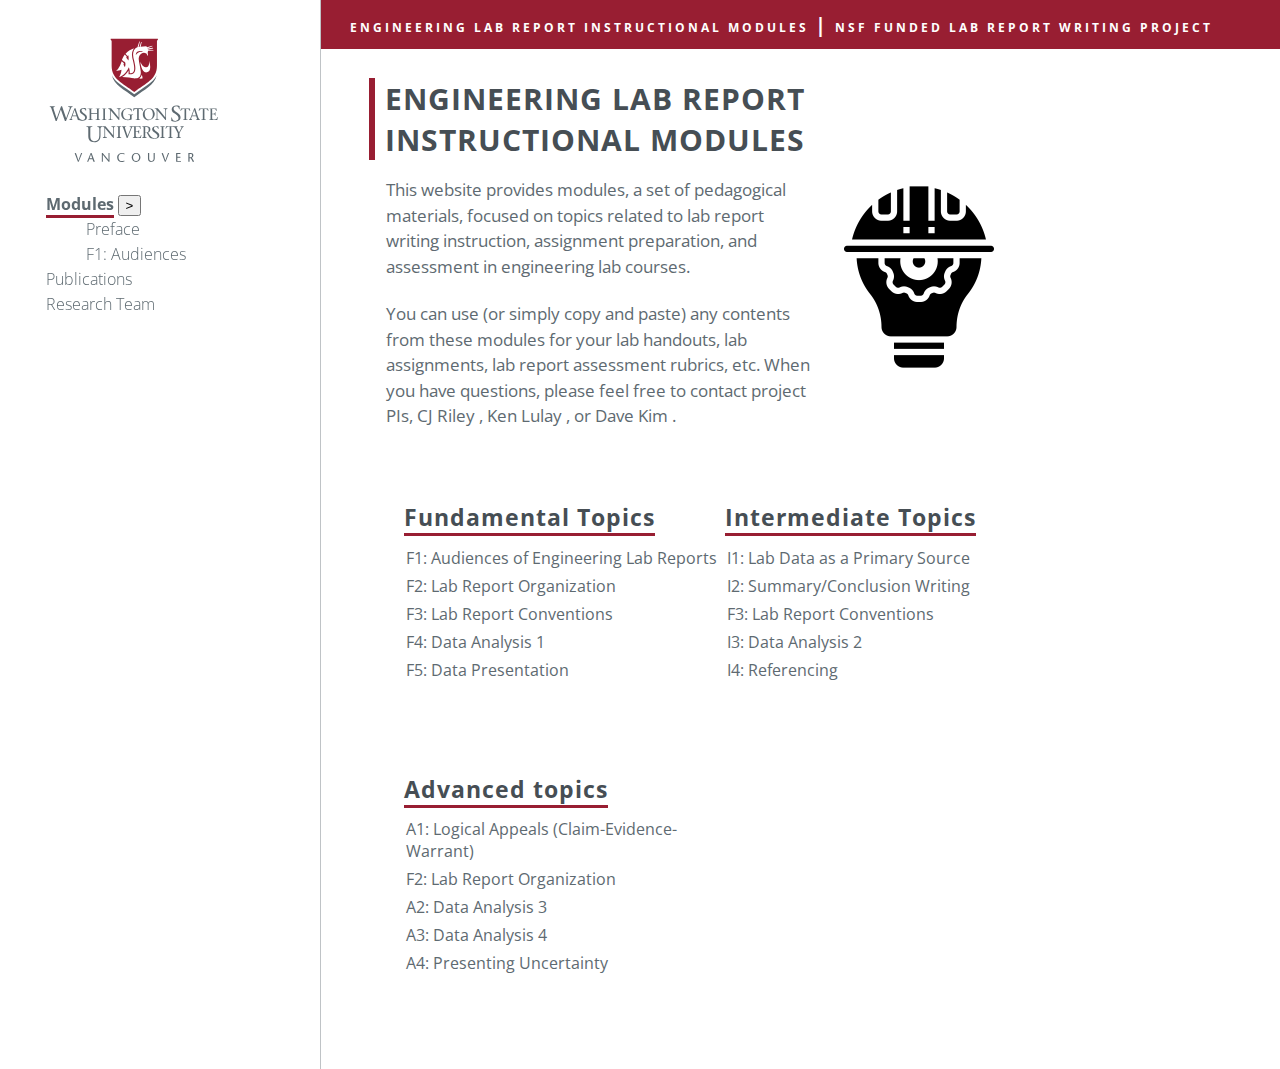
<file: index.html>
<!DOCTYPE html>
<html>
    <head>
        <meta charset="utf-8">
        <meta http-equiv="X-UA-Compatible" content="IE=edge">
        <title>NSF Project</title>
        <meta name="description" content="">
        <meta name="viewport" content="width=device-width, initial-scale=1">
        <link rel="stylesheet" href="css/styles.css">
        <link rel="preconnect" href="https://fonts.gstatic.com">
        <link href="https://fonts.googleapis.com/css2?family=Open+Sans&display=swap" rel="stylesheet">
        <link rel="stylesheet" href="https://cdnjs.cloudflare.com/ajax/libs/font-awesome/4.7.0/css/font-awesome.min.css">
    </head>
    <body>
        <header>
            <img class="logo" src="img/wsu-vancouver-signature-vertical.svg" alt="WSUV Logo">
            <div onclick="toggleNav()" id="navButton" class="toggleNav">
                <hr id="topBar" class="">
                <hr id="midBar" class="">
                <hr id="bottomBar">
            </div>
            <ul id="navLinks">
                <li><span class="current"><a href="index.html">Modules</a></span>  <button onClick="toggleModuleList()">></button>  </li>
                <div id="moduleList" class="navInnerList">
                    <ul >
                        <li><a href="preface.html">Preface</a></li>
                        <li><a href="f1.html">F1: Audiences</a></li>
                    </ul>
                </div> 
                <li><a href="publications.html">Publications</a></li>
                <li><a href="research.html">Research Team</a></li>
            </ul>
        </header>
        <div id="main">
            <div class="pageHead">
                <p>ENGINEERING LAB REPORT INSTRUCTIONAL MODULES <span class="largeSeprator">|</span>
                    NSF FUNDED LAB REPORT WRITING PROJECT</p>
            </div>

            <div class="opening">
                <h1>ENGINEERING LAB REPORT INSTRUCTIONAL MODULES</h1>
                <div class="openText">
                    <div>
                        <p>This website provides modules, a set of pedagogical materials, focused on topics related to lab report writing instruction, assignment preparation, 
                            and assessment in engineering lab courses.  </p> <br>
                        <p>You can use  (or simply copy and paste) any contents from these modules for your lab handouts, lab assignments, 
                            lab report assessment rubrics, etc.  When you have questions, please feel free to contact project PIs, CJ Riley <Charles.Riley@oit.edu>, Ken Lulay <lulay@up.edu>, 
                                or Dave Kim <kimd@wsu.edu>.</p>
                    </div>
                    <div class="engineeringImg">
                        <img src="img/engineering.png" alt="engineering image">
                    </div>
                   
                </div>
                
            </div>
    
            <div class="modules">
                <div class="module">
                    <h3><span>Fundamental Topics</span></h3>
                    <ul>
                        <li><a href="f1.html">F1: Audiences of Engineering Lab Reports </a>  </li>
                        <li><a>F2: Lab Report Organization </a>  </li>
                        <li><a>  F3: Lab Report Conventions</a> </li>
                        <li><a>F4: Data Analysis 1 </a> </li>
                        <li><a>F5: Data Presentation </a>  </li>
                    </ul>
                </div>
    
                <div class="module">
                    <h3><span> Intermediate Topics </span></h3>
                    <ul>
                        <li> <a> I1: Lab Data as a Primary Source</a> </li>
                        <li> <a>I2: Summary/Conclusion Writing</a> </li>
                        <li> <a> F3: Lab Report Conventions </a></li>
                        <li> <a> I3: Data Analysis 2 </a></li>
                        <li> <a> I4: Referencing </a></li>
                    </ul>
                </div>
    
                <div class="module">
                    <h3> <span>Advanced topics </span> </h3>
                    <ul>
                        <li><a> A1: Logical Appeals (Claim-Evidence-Warrant) </a></li>
                        <li> <a> F2: Lab Report Organization </a></li>
                        <li> <a> A2: Data Analysis 3</a> </li>
                        <li> <a> A3: Data Analysis 4 </a></li>
                        <li> <a> A4: Presenting Uncertainty </a></li>
                    </ul>
                </div>

                <!-- <div class="download">
                    <form method="get" action="module-files/F-1AUD.pdf">
                        <button><p><i class="fa fa-download"></i> Download All Modules</p></button>
                    </form>
                </div> -->
            </div>
        </div>
        <script src="app.js"></script>
    </body>
    <footer>

    </footer>
</html>
</file>
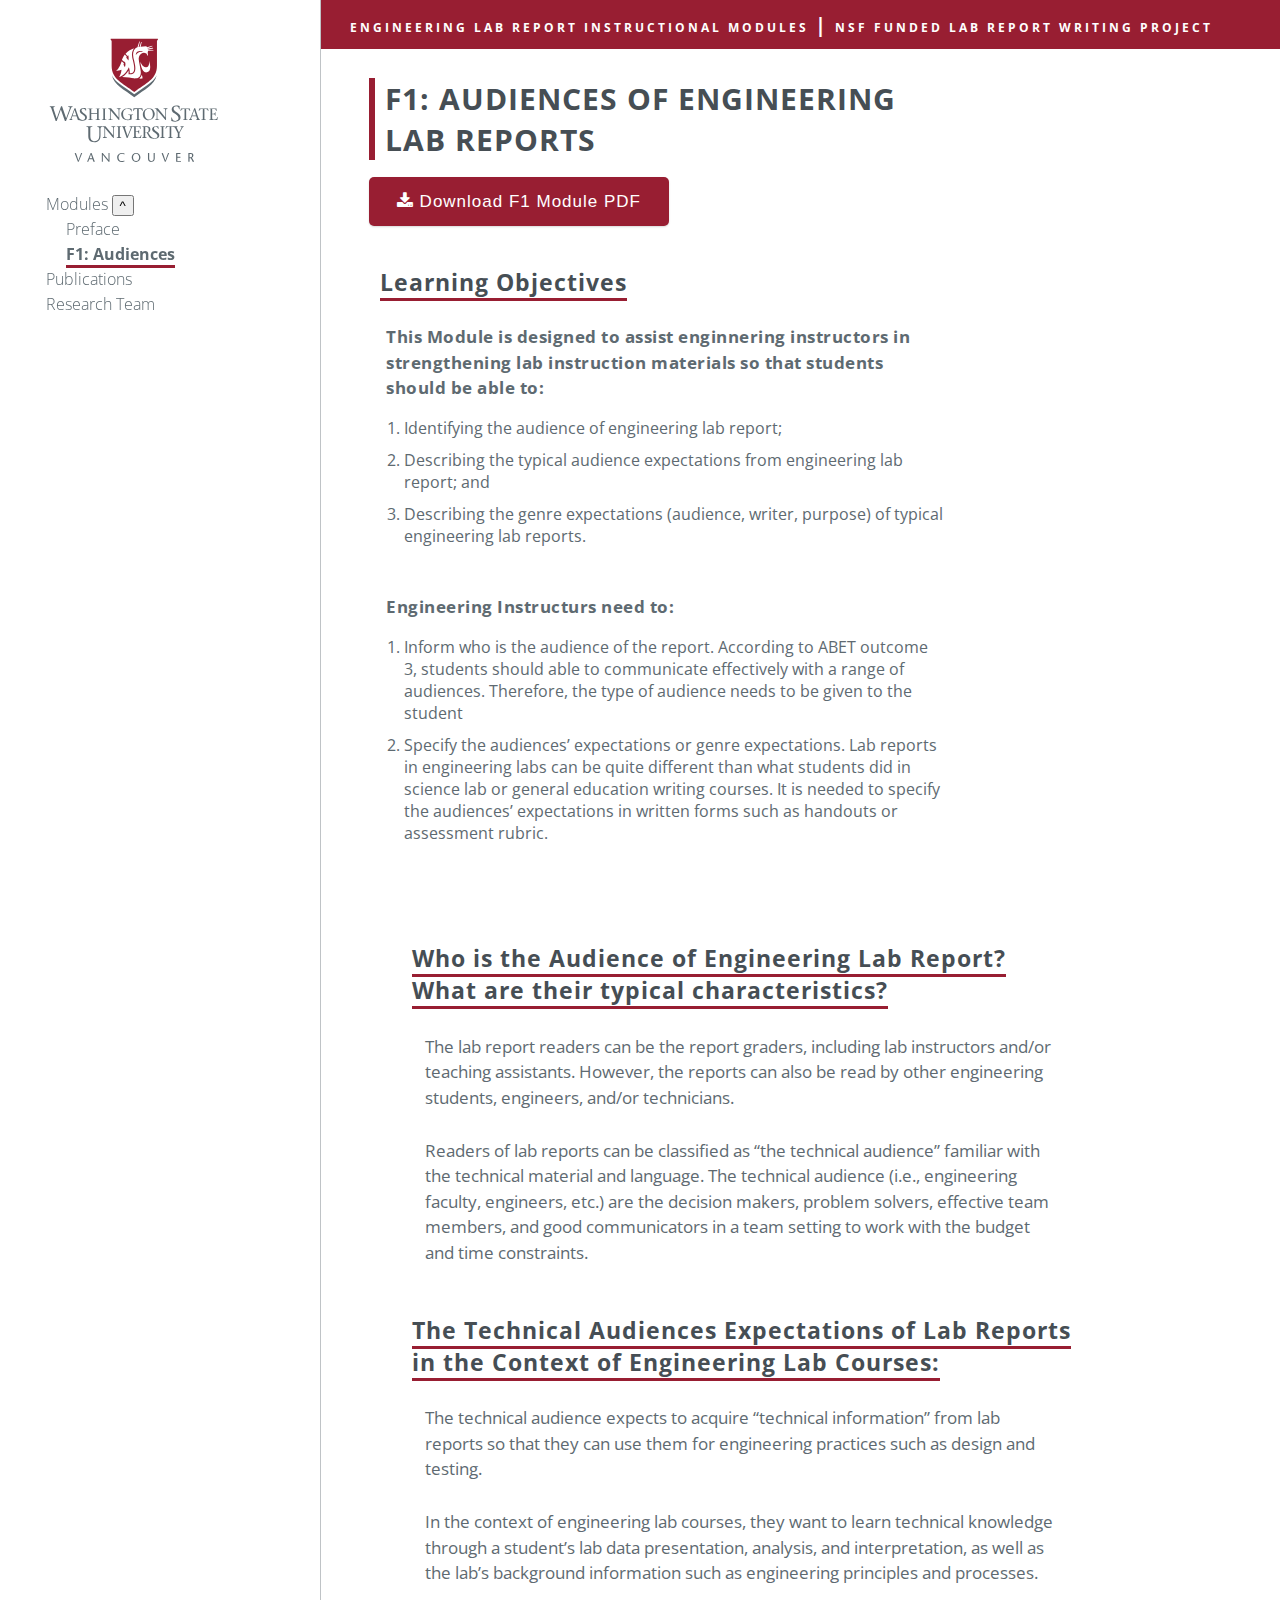
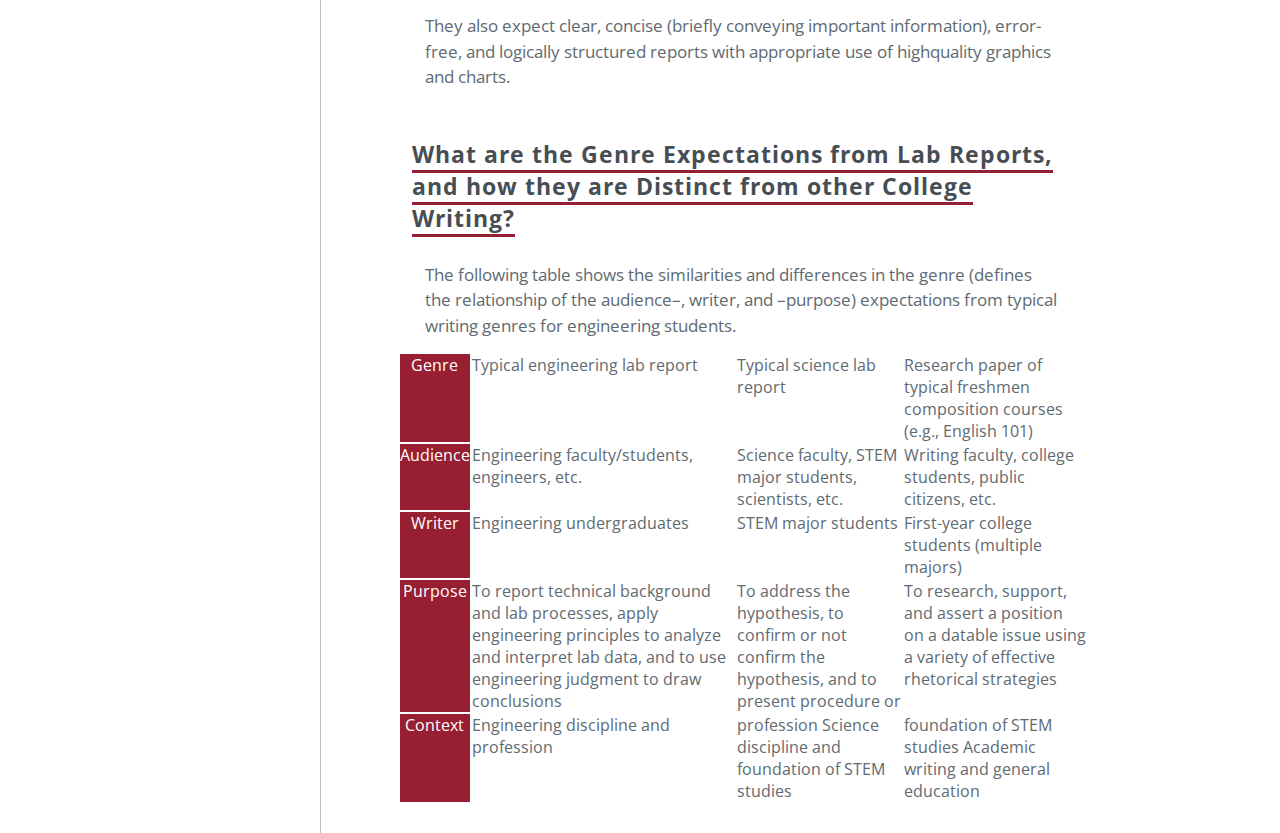
<file: f1.html>
<!DOCTYPE html>
<html>
    <head>
        <meta charset="utf-8">
        <meta http-equiv="X-UA-Compatible" content="IE=edge">
        <title>NSF Project: F1</title>
        <meta name="description" content="">
        <meta name="viewport" content="width=device-width, initial-scale=1">
        <link rel="stylesheet" href="css/styles.css">
        <link rel="preconnect" href="https://fonts.gstatic.com">
        <link href="https://fonts.googleapis.com/css2?family=Open+Sans&display=swap" rel="stylesheet">
        <link rel="stylesheet" href="https://cdnjs.cloudflare.com/ajax/libs/font-awesome/4.7.0/css/font-awesome.min.css">
    </head>
    <body>
        <script src="app.js"></script>
        <header>
            <img class="logo" src="img/wsu-vancouver-signature-vertical.svg" alt="WSUV Logo">
            <div onclick="toggleNav()" id="navButton" class="toggleNav">
                <hr id="topBar" class="">
                <hr id="midBar" class="">
                <hr id="bottomBar">
            </div>
            <ul id="navLinks">
                <li><a href="index.html">Modules</a> <button onclick="toggleModuleList()">^</button>  </li>
                <div id="moduleList" class="fakeClass antoherFakeClass">
                    <ul>
                        <li onclick="toggleNav()"><a href="preface.html">Preface</a></li>
                        <li onclick="toggleNav()"><span class="current"><a href="f1.html">F1: Audiences</a></span></li>
                    </ul>
                </div>
                <li onclick="toggleNav()"><a href="publications.html">Publications</a></li>
                <li onclick="toggleNav()"><a href="research.html">Research Team</a></li>
            </ul>
            
        </header>
        <div id="main">
            <div class="pageHead">
                <p>ENGINEERING LAB REPORT INSTRUCTIONAL MODULES <span class="largeSeprator">|</span>
                    NSF FUNDED LAB REPORT WRITING PROJECT</p>
            </div>

            <div class="opening">
                <h1>F1: AUDIENCES OF ENGINEERING LAB REPORTS</h1>

                <div class="open">
                    <div class="download">
                        <form method="get" action="module-files/F-1AUD.pdf">
                            <button><p><i class="fa fa-download"></i> Download F1 Module PDF</p></button>
                        </form>
                    </div>
                    <h3> <span>Learning Objectives</span> </h3>
                    <div class="learningObjective">
                        <p>This Module is designed to assist enginnering instructors in strengthening lab instruction materials so that students should be able to:</p>
                        <ol>
                            <li>Identifying the audience of engineering lab report;</li>
                            <li>Describing the typical audience expectations from engineering lab report; and </li>
                            <li>Describing the genre expectations (audience, writer, purpose) of typical engineering lab reports. </li>
                        </ol>
                    </div>
                    <div class="learningObjective">
                        <p>Engineering Instructurs need to:</p>
                        <ol>
                            <li>Inform who is the audience of the report. According to ABET outcome 3, students should able to communicate effectively with a range of audiences. 
                                Therefore, the type of audience needs to be given to the student</li>
                            <li>Specify the audiences’ expectations or genre expectations. Lab reports in engineering labs can be quite different than what students did in science lab
                                or general education writing courses. It is needed to specify the audiences’ expectations in written forms such as handouts or assessment rubric.   </li>
                        </ol>
                    </div>
    
                  
                </div>
                
            </div>
    
            <div class="questions">
                <div class="question">
                    <h3> <span> Who is the Audience of Engineering Lab Report?<br>What are their typical characteristics?</span></h3>
                    <div class="questionText">
                        <p>The lab report readers can be the report graders, including lab instructors and/or teaching assistants. However, the reports can also be read by other engineering students,
                            engineers, and/or technicians. </p>
                       <p>Readers of lab reports can be classified as “the technical audience” familiar with the technical material and language. The technical audience 
                            (i.e., engineering faculty, engineers, etc.) are the decision makers, problem solvers, effective team members, and good communicators in a team setting to work with the budget
                             and time constraints. </p>
                    </div>
                    
                </div>

                <div class="question">
                    <h3><span>The Technical Audiences Expectations of Lab Reports in the Context of Engineering Lab Courses:</span></h3>
                    <div class="questionText">
                        <p>The technical audience expects to acquire “technical information” from lab reports so that they can use them for
                            engineering practices such as design and testing. </p>
                        <p>In the context of engineering lab courses, they want to learn
                            technical knowledge through a student’s lab data presentation, analysis, and interpretation, as well as the lab’s
                            background information such as engineering principles and processes. </p>
                        <p>They also expect clear, concise (briefly conveying important information), error-free, and logically structured 
                            reports with appropriate use of highquality graphics and charts.  </p>
                    </div>
                    
                </div>
    
                <div class="question">
                    <h3> <span>What are the Genre Expectations from Lab Reports, and how they are Distinct from other College Writing?</span></h3>
                    <div class="questionText">
                        <p>The following table shows the similarities and differences in the genre (defines the relationship of the audience–, writer, and –purpose)
                            expectations from typical writing genres for engineering students. </p>
                    </div>   
                     <table>
                        <tbody>
                            <tr> <th>Genre</th> <td>Typical engineering lab report</td> <td>	Typical science lab report</td> <td>	Research paper of typical freshmen composition courses (e.g., English 101)</td> </tr>
                            <tr> <th>Audience</th> <td>	Engineering faculty/students, engineers, etc.</td> <td>Science faculty, STEM major students, scientists, etc. </td> <td>Writing faculty, college students, public citizens, etc. </td></tr>
                            <tr> <th>Writer </th> <td>Engineering undergraduates</td> <td>	STEM major students</td> <td>	First-year college students (multiple majors)</td></tr>
                            <tr><th>Purpose </th> <td>	To report technical background and lab processes, apply engineering principles to analyze and interpret lab data, and to use engineering judgment to draw conclusions  </td>
                                 <td>To address the hypothesis, to confirm or not confirm the hypothesis, and to present procedure or</td> 
                                 <td>To research, support, and assert a position on a datable issue using a variety of effective rhetorical strategies </td>
                            </tr>
                            <tr> <th>Context </th> <td>	Engineering discipline and profession</td> <td> profession	Science discipline and foundation of STEM studies </td> <td> foundation of STEM studies Academic writing and general education</td></tr>
                        </tbody>
                    </table>
                </div>
            </div>
        </div>
    </body>
    <footer>

    </footer>
</html>
</file>
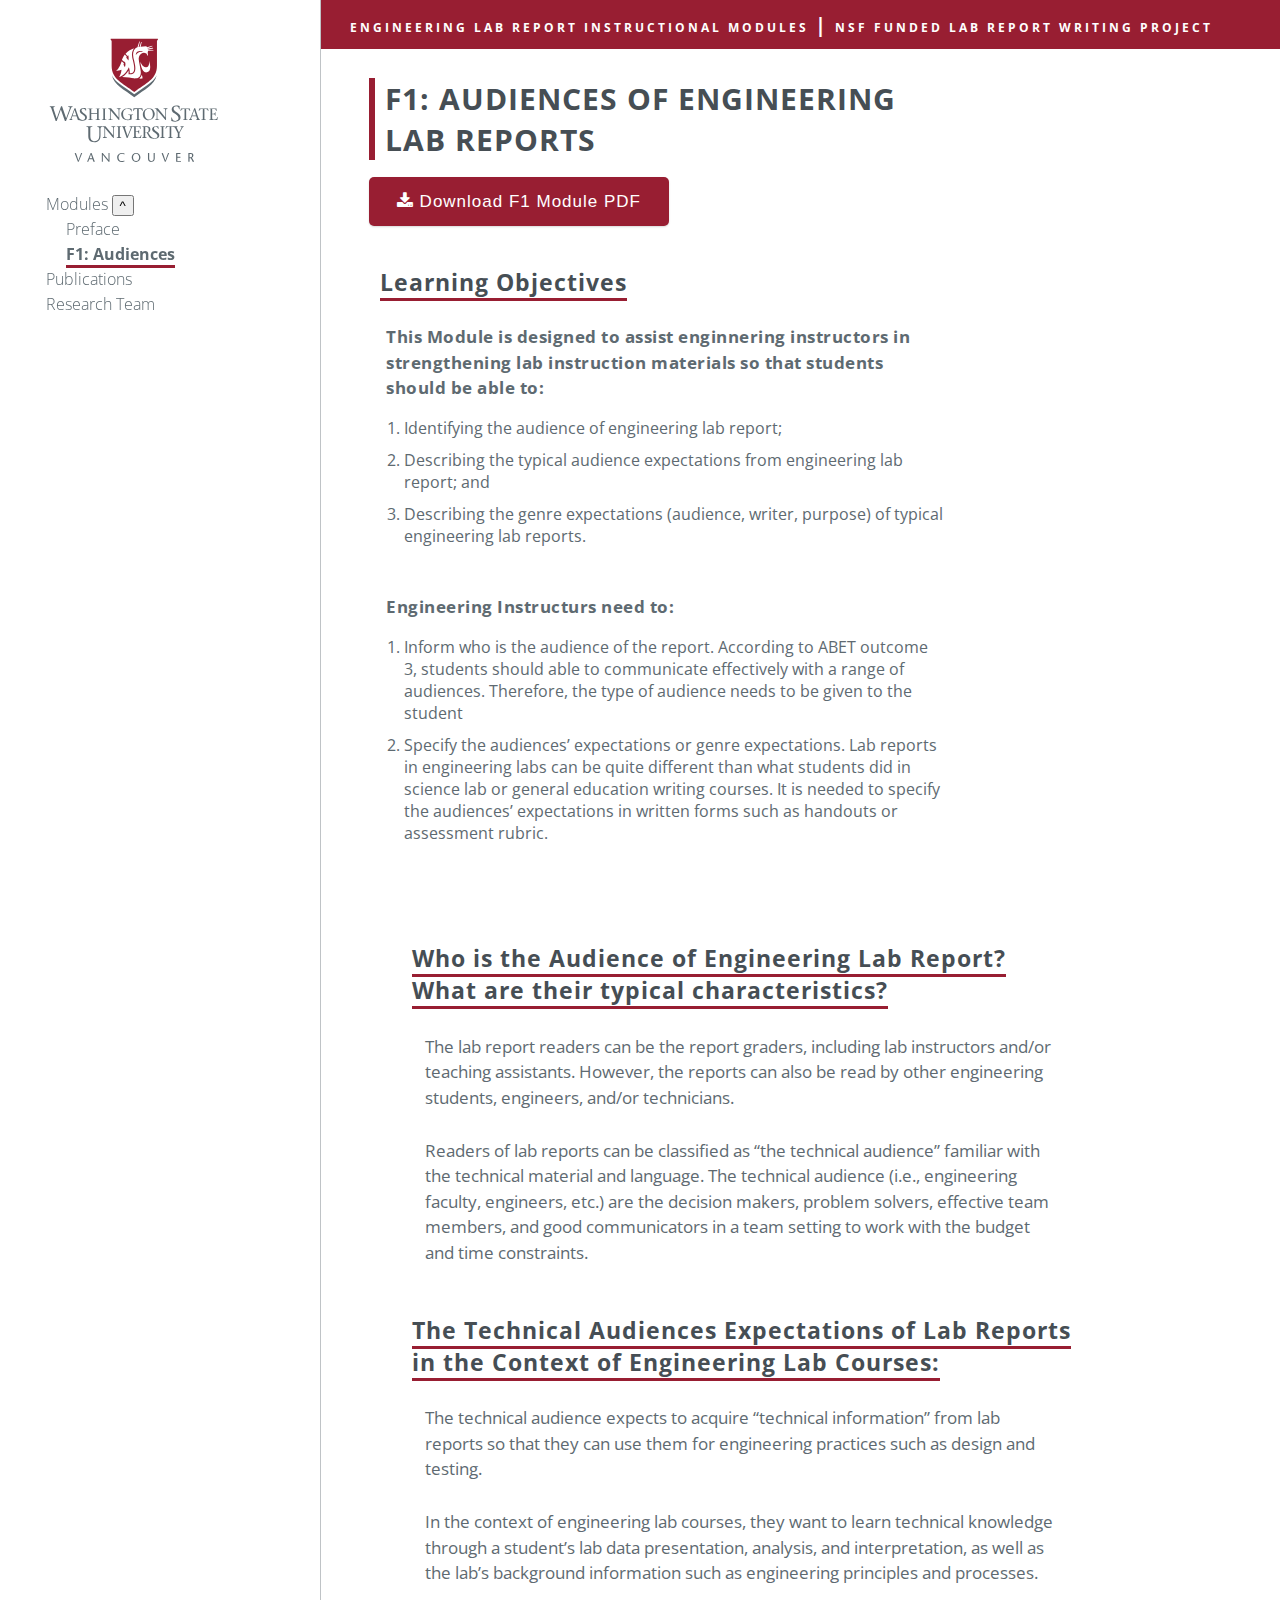
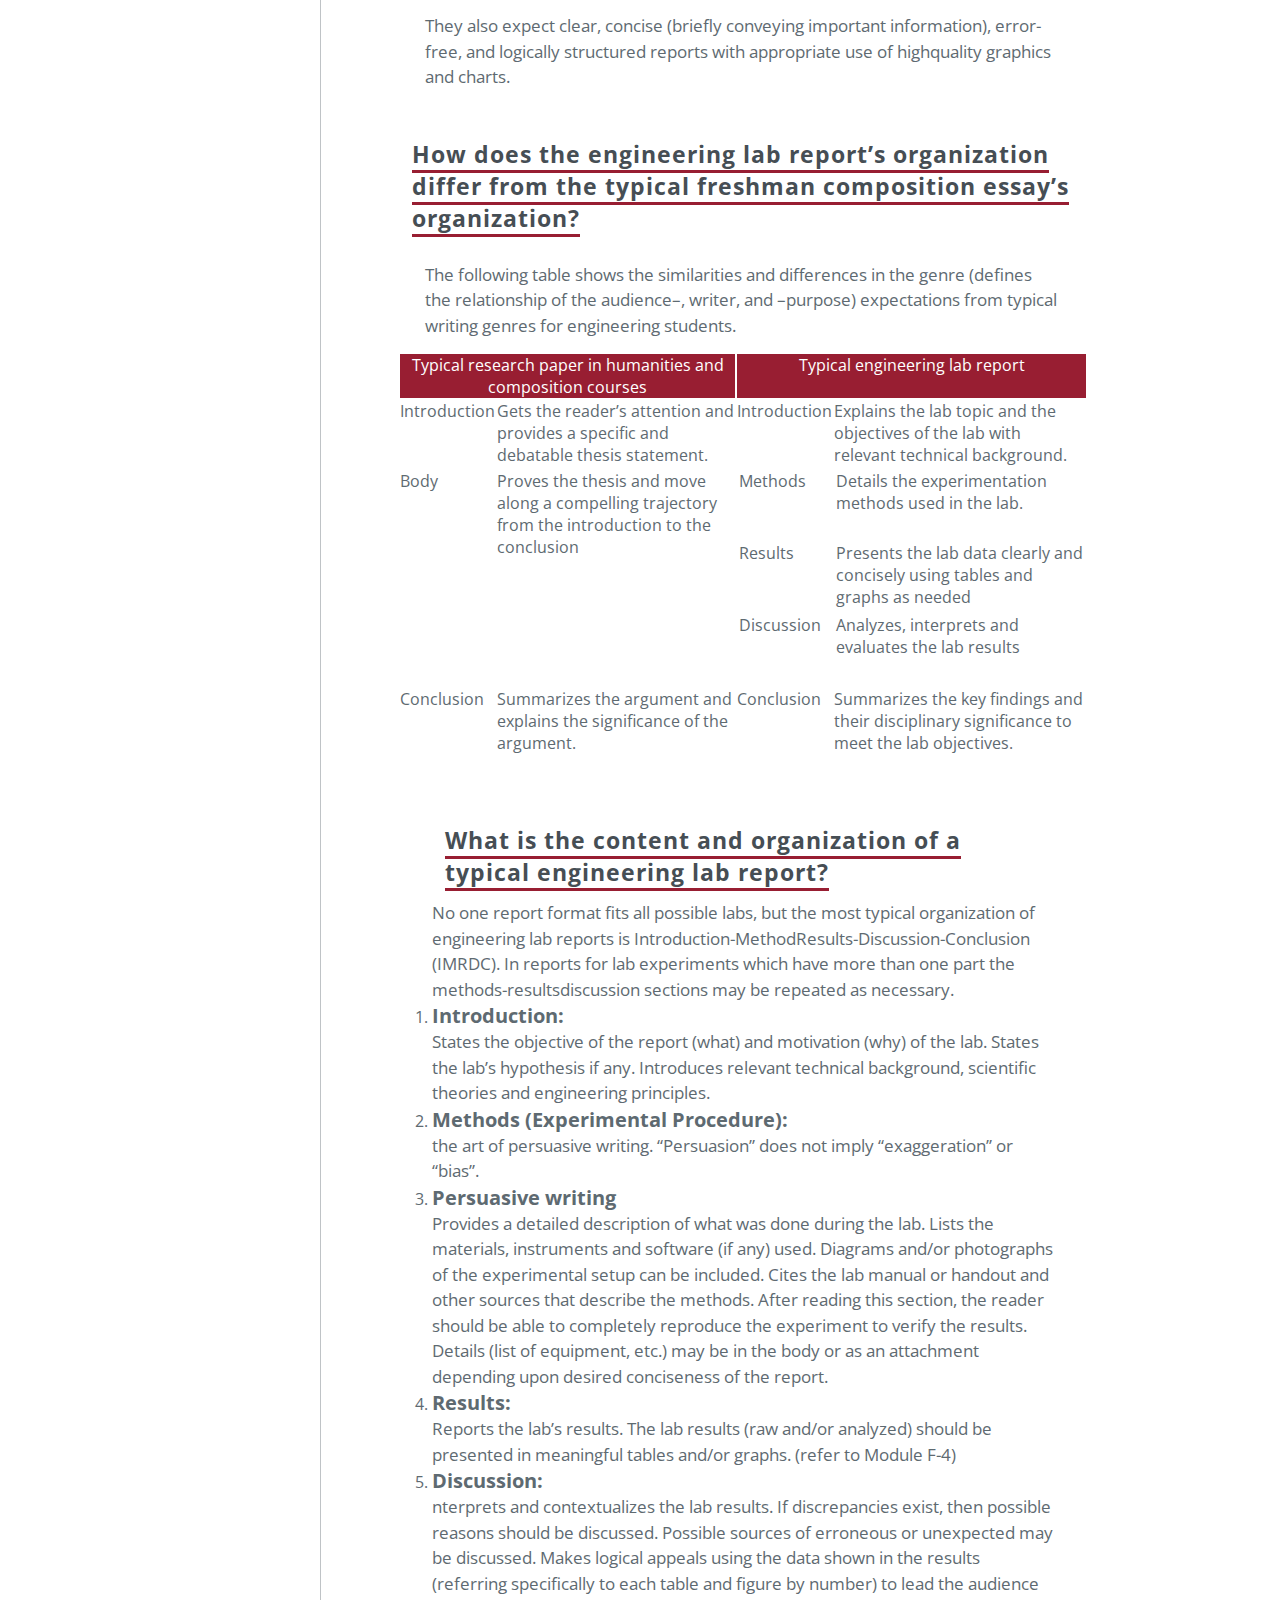
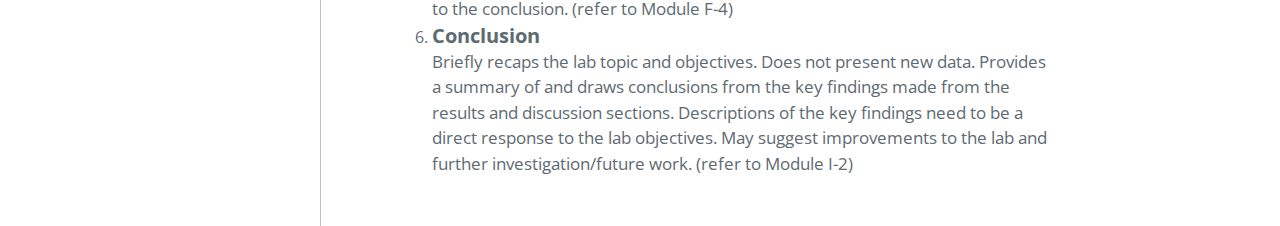
<file: f2.html>
<!DOCTYPE html>
<html>
    <head>
        <meta charset="utf-8">
        <meta http-equiv="X-UA-Compatible" content="IE=edge">
        <title>NSF Project: F1</title>
        <meta name="description" content="">
        <meta name="viewport" content="width=device-width, initial-scale=1">
        <link rel="stylesheet" href="css/styles.css">
        <link rel="preconnect" href="https://fonts.gstatic.com">
        <link href="https://fonts.googleapis.com/css2?family=Open+Sans&display=swap" rel="stylesheet">
        <link rel="stylesheet" href="https://cdnjs.cloudflare.com/ajax/libs/font-awesome/4.7.0/css/font-awesome.min.css">
    </head>
    <body>
        <script src="app.js"></script>
        <header>
            <img class="logo" src="img/wsu-vancouver-signature-vertical.svg" alt="WSUV Logo">
            <div onclick="toggleNav()" id="navButton" class="toggleNav">
                <hr id="topBar" class="">
                <hr id="midBar" class="">
                <hr id="bottomBar">
            </div>
            <ul id="navLinks">
                <li><a href="index.html">Modules</a> <button onclick="toggleModuleList()">^</button>  </li>
                <div id="moduleList" class="fakeClass antoherFakeClass">
                    <ul>
                        <li onclick="toggleNav()"><a href="preface.html">Preface</a></li>
                        <li onclick="toggleNav()"><span class="current"><a href="f1.html">F1: Audiences</a></span></li>
                    </ul>
                </div>
                <li onclick="toggleNav()"><a href="publications.html">Publications</a></li>
                <li onclick="toggleNav()"><a href="research.html">Research Team</a></li>
            </ul>
            
        </header>
        <div id="main">
            <div class="pageHead">
                <p>ENGINEERING LAB REPORT INSTRUCTIONAL MODULES <span class="largeSeprator">|</span>
                    NSF FUNDED LAB REPORT WRITING PROJECT</p>
            </div>

            <div class="opening">
                <h1>F1: AUDIENCES OF ENGINEERING LAB REPORTS</h1>

                <div class="open">
                    <div class="download">
                        <form method="get" action="module-files/F-1AUD.pdf">
                            <button><p><i class="fa fa-download"></i> Download F1 Module PDF</p></button>
                        </form>
                    </div>
                    <h3> <span>Learning Objectives</span> </h3>
                    <div class="learningObjective">
                        <p>This Module is designed to assist enginnering instructors in strengthening lab instruction materials so that students should be able to:</p>
                        <ol>
                            <li>Identifying the audience of engineering lab report;</li>
                            <li>Describing the typical audience expectations from engineering lab report; and </li>
                            <li>Describing the genre expectations (audience, writer, purpose) of typical engineering lab reports. </li>
                        </ol>
                    </div>
                    <div class="learningObjective">
                        <p>Engineering Instructurs need to:</p>
                        <ol>
                            <li>Inform who is the audience of the report. According to ABET outcome 3, students should able to communicate effectively with a range of audiences. 
                                Therefore, the type of audience needs to be given to the student</li>
                            <li>Specify the audiences’ expectations or genre expectations. Lab reports in engineering labs can be quite different than what students did in science lab
                                or general education writing courses. It is needed to specify the audiences’ expectations in written forms such as handouts or assessment rubric.   </li>
                        </ol>
                    </div>
    
                  
                </div>
                
            </div>
    
            <div class="questions">
                <div class="question">
                    <h3> <span> Who is the Audience of Engineering Lab Report?<br>What are their typical characteristics?</span></h3>
                    <div class="questionText">
                        <p>The lab report readers can be the report graders, including lab instructors and/or teaching assistants. However, the reports can also be read by other engineering students,
                            engineers, and/or technicians. </p>
                       <p>Readers of lab reports can be classified as “the technical audience” familiar with the technical material and language. The technical audience 
                            (i.e., engineering faculty, engineers, etc.) are the decision makers, problem solvers, effective team members, and good communicators in a team setting to work with the budget
                             and time constraints. </p>
                    </div>
                    
                </div>

                <div class="question">
                    <h3><span>The Technical Audiences Expectations of Lab Reports in the Context of Engineering Lab Courses:</span></h3>
                    <div class="questionText">
                        <p>The technical audience expects to acquire “technical information” from lab reports so that they can use them for
                            engineering practices such as design and testing. </p>
                        <p>In the context of engineering lab courses, they want to learn
                            technical knowledge through a student’s lab data presentation, analysis, and interpretation, as well as the lab’s
                            background information such as engineering principles and processes. </p>
                        <p>They also expect clear, concise (briefly conveying important information), error-free, and logically structured 
                            reports with appropriate use of highquality graphics and charts.  </p>
                    </div>
                    
                </div>
    
                <div class="question">
                    <h3> <span>How does the engineering lab report’s organization differ from the typical freshman composition essay’s organization? </span></h3>
                    <div class="questionText">
                        <p>The following table shows the similarities and differences in the genre (defines the relationship of the audience–, writer, and –purpose)
                            expectations from typical writing genres for engineering students. </p>
                    </div>   
                     <table>
                        <tbody>
                           <tr><th colspan="2">Typical research paper in humanities and composition courses </th> <th colspan="2">Typical engineering lab report</th></tr>
                           <tr><td>Introduction </td> <td>Gets the reader’s attention and provides a specific and debatable thesis statement.</td> <td>Introduction </td> <td>Explains the lab topic and the objectives of
                            the lab with relevant technical background.</td> </tr>
                           <tr><td>Body</td> <td>Proves the thesis and move along a compelling trajectory from the introduction to the conclusion</td>
                            <td>
                                <table>
                                    <tr class="defHeight"><td>Methods </td> </tr>
                                    <tr class="defHeight"><td>Results</td> </tr>
                                    <tr class="defHeight"><td>Discussion</td> </tr>
                                </table>
                            </td>
                            <td>
                                <table>
                                    <tr class="defHeight"> <td >Details the experimentation methods used in
                                        the lab.</td></tr>
                                    <tr class="defHeight"> <td >Presents the lab data clearly and concisely
                                        using tables and graphs as needed</td></tr>
                                    <tr class="defHeight"> <td> Analyzes, interprets and evaluates the lab
                                        results</td></tr>
                                </table>
                            </td></tr>
                           <tr>   <td>Conclusion</td>  <td>Summarizes the argument and explains the significance of the argument.</td>  <td>Conclusion</td>  <td>Summarizes the key findings and their disciplinary significance to meet the lab objectives.</td></tr>
                        </tbody>
                    </table>
                </div>

                <div class="glossary">
                    <h3><span>What is the content and organization of a typical engineering lab report?</span></h3>
                    <div class="questionText">
                        <p>No one report format fits all possible labs, but the most typical organization of engineering lab reports is Introduction-MethodResults-Discussion-Conclusion (IMRDC). In reports for lab experiments which have more than one part the methods-resultsdiscussion sections may be repeated as necessary.
                        </p>
                    </div>  
                    <ol>
                        <li> <h4>Introduction:</h4><p>States the objective of the report (what) and motivation (why) of the lab. States the lab’s hypothesis if any.
                            Introduces relevant technical background, scientific theories and engineering principles. </p>
                        </li>
                        <li> <h4>Methods (Experimental Procedure):</h4><p>the art of persuasive writing.  “Persuasion” does not imply “exaggeration” or “bias”.</p></li>
                        <li> <h4>Persuasive writing</h4><p>Provides a detailed description of what was done during the lab. Lists the materials,
                            instruments and software (if any) used. Diagrams and/or photographs of the experimental setup can be included. Cites the
                            lab manual or handout and other sources that describe the methods. After reading this section, the reader should be able to
                            completely reproduce the experiment to verify the results. Details (list of equipment, etc.) may be in the body or as an
                            attachment depending upon desired conciseness of the report.</p>
                       </li>
                       <li> <h4>Results:</h4><p>Reports the lab’s results. The lab results (raw and/or analyzed) should be presented in meaningful tables and/or
                        graphs. (refer to Module F-4)</p></li>
                        <li> <h4>Discussion: </h4><p>nterprets and contextualizes the lab results. If discrepancies exist, then possible reasons should be discussed.
                            Possible sources of erroneous or unexpected may be discussed. Makes logical appeals using the data shown in the results
                            (referring specifically to each table and figure by number) to lead the audience to the conclusion. (refer to Module F-4)</p></li>
                        <li> <h4>Conclusion </h4><p>Briefly recaps the lab topic and objectives. Does not present new data. Provides a summary of and draws
                            conclusions from the key findings made from the results and discussion sections. Descriptions of the key findings need to be
                            a direct response to the lab objectives. May suggest improvements to the lab and further investigation/future work. (refer to
                            Module I-2)</p></li>
                    </ol>
                </div>
            </div>
        </div>
    </body>
    <footer>

    </footer>
</html>
</file>
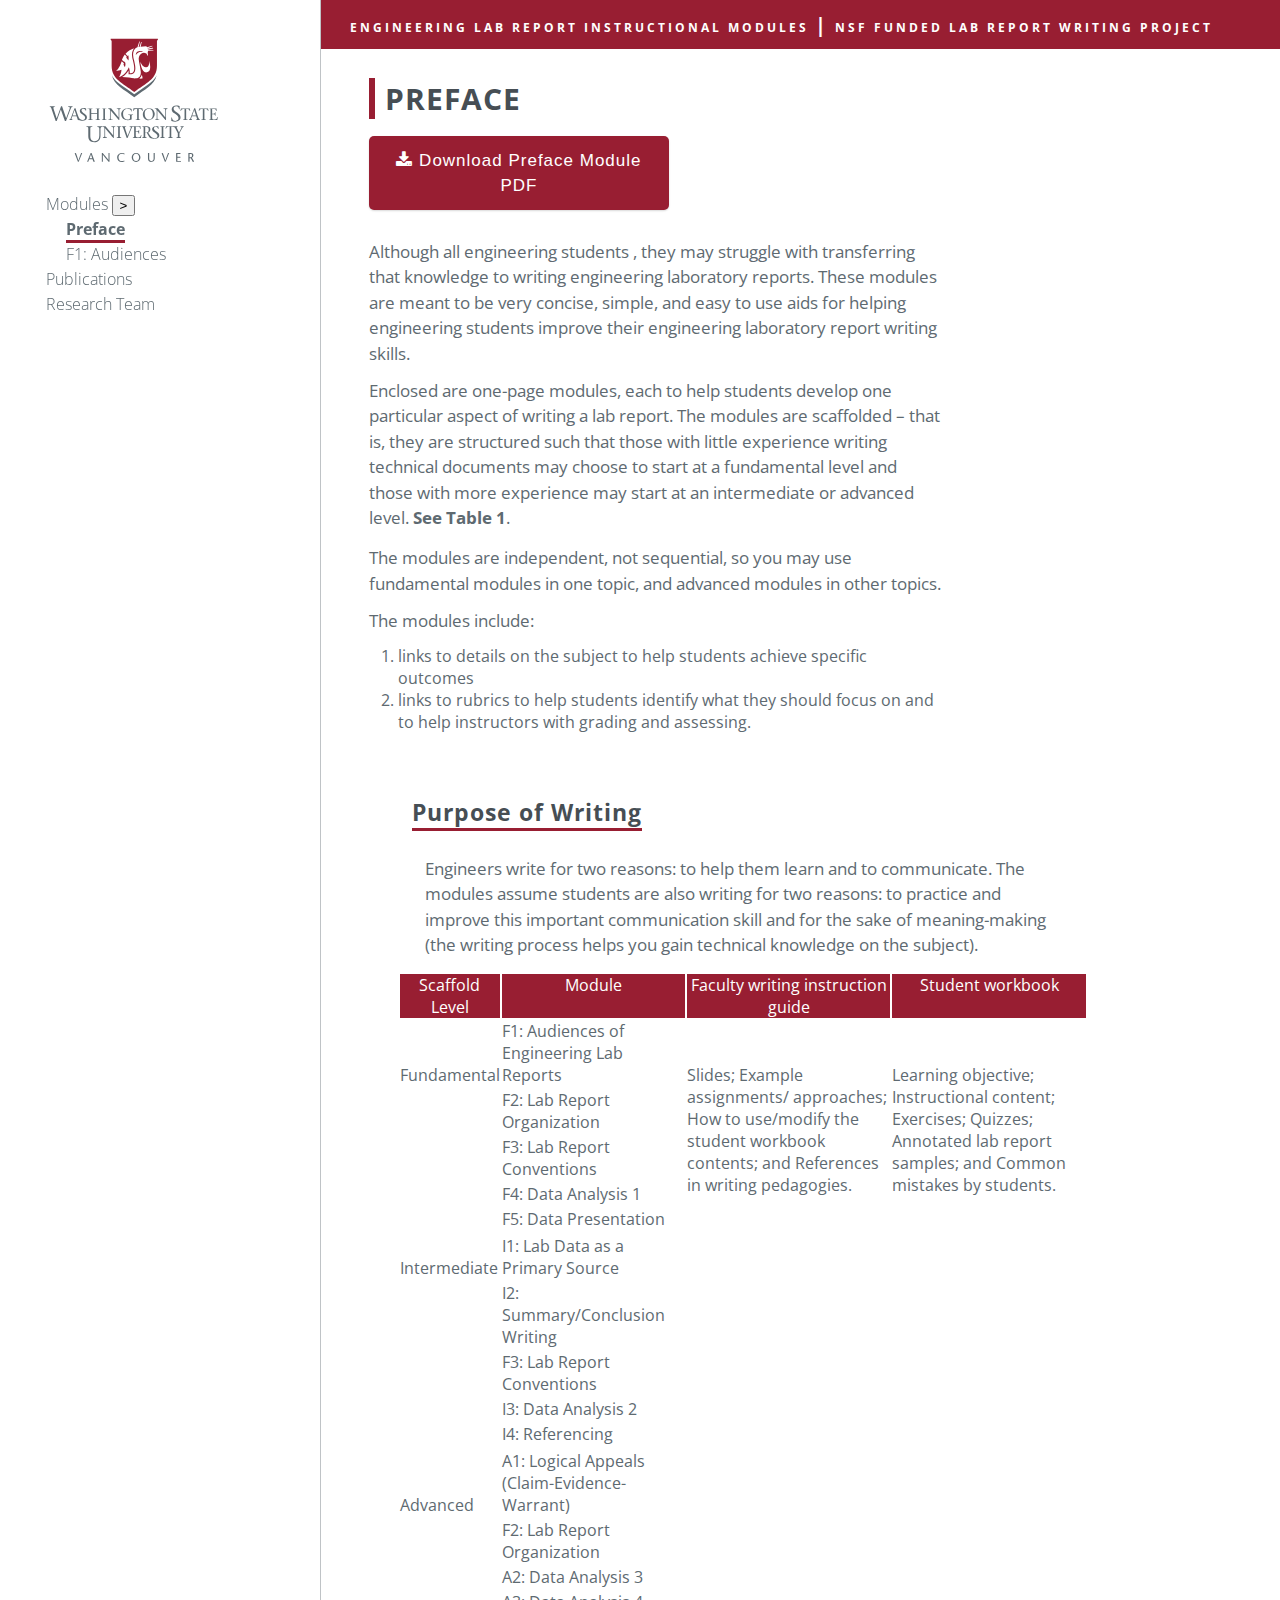
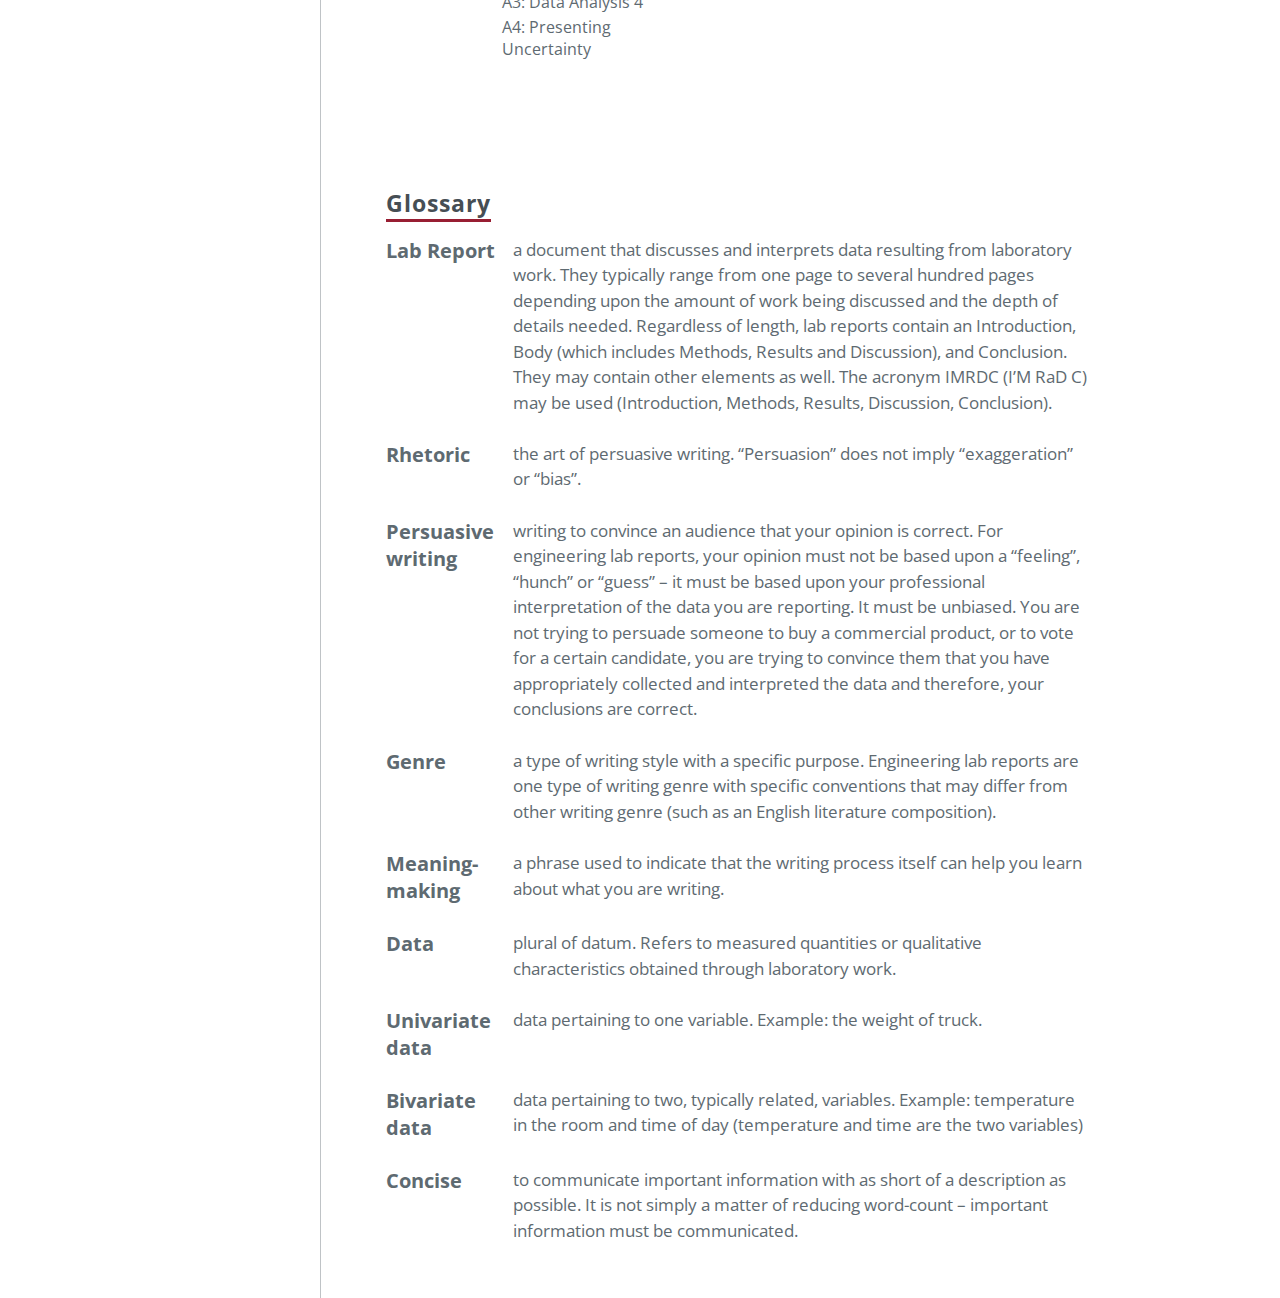
<file: preface.html>
<!DOCTYPE html>
<html>
    <head>
        <meta charset="utf-8">
        <meta http-equiv="X-UA-Compatible" content="IE=edge">
        <title>NSF Project: Preface</title>
        <meta name="description" content="">
        <meta name="viewport" content="width=device-width, initial-scale=1">
        <link rel="stylesheet" href="css/styles.css">
        <link rel="preconnect" href="https://fonts.gstatic.com">
        <link href="https://fonts.googleapis.com/css2?family=Open+Sans&display=swap" rel="stylesheet">
        <link rel="stylesheet" href="https://cdnjs.cloudflare.com/ajax/libs/font-awesome/4.7.0/css/font-awesome.min.css">
    </head>
    <body>
        <script src="app.js"></script>
        <header>
            <img class=" logo" src="img/wsu-vancouver-signature-vertical.svg" alt="WSUV Logo">
            <div onclick="toggleNav()" id="navButton" class="toggleNav">
                <hr id="topBar" class="">
                <hr id="midBar" class="">
                <hr id="bottomBar">
            </div>
            <ul id="navLinks">
                <li><a href="index.html">Modules</a> <button onClick="toggleModuleList()">></button>  </li>
                <div id="moduleList" class="fakeClass antoherFakeClass">
                    <ul>
                        <li><span class="current"><a href="preface.html">Preface</a></span></li>
                        <li><a href="f1.html">F1: Audiences</a></li>
                    </ul>
                </div>
                <li><a href="publications.html">Publications</a></li>
                <li><a href="research.html">Research Team</a></li>
            </ul>
            
        </header>
        <div id="main">
            <div class="pageHead">
                <p>ENGINEERING LAB REPORT INSTRUCTIONAL MODULES <span class="largeSeprator">|</span>
                    NSF FUNDED LAB REPORT WRITING PROJECT</p>
            </div>

            <div class="opening">
                <h1>PREFACE</h1>
                <div class="open">
                    <div class="download">
                        <form method="get" action="module-files/Preface-Module.pdf">
                            <button><p><i class="fa fa-download"></i> Download Preface Module PDF</p></button>
                        </form>
                    </div>
                    <div class="prefaceIntro">
                        <p>Although all engineering students , they may struggle with transferring that knowledge to writing engineering laboratory reports.  
                            These modules are meant to be very concise, simple, and easy to use aids for helping engineering students improve 
                            their engineering laboratory report writing skills.</p>
                        <p>Enclosed are one-page modules, each to help students develop one particular aspect of writing a lab report. 
                             The modules are scaffolded – that is, they are structured such that those with little experience writing technical 
                             documents may choose to start at a fundamental level and those with more experience may start at an intermediate or advanced level. 
                             <a href="#table1"><span>See Table 1</span></a>. </p>
                             <p> The modules are independent, not sequential, so you may use fundamental modules in one topic, and advanced modules in other topics.</p>
                        <p>The modules include:</p>
                             <ol>
                                 <li>links to details on the subject to help students achieve specific outcomes</li>
                                 <li>links to rubrics to help students identify what they should focus on and to help instructors with grading and assessing.  </li>
                             </ol>
                    </div>
                </div>
                
            </div>
    
            <div class="questions">
                <div class="question">
                    <h3> <span>Purpose of Writing</span> </h3>
                       <p> Engineers write for two reasons: to help them learn and to communicate.  The modules assume students are also writing for two reasons: to practice and improve this important communication skill and for the sake of meaning-making
                            (the writing process helps you gain technical knowledge on the subject). </p>
                     <table id="table1">
                        <tbody>
                            <tr> <th>Scaffold Level</th> <th>Module</th> <th>Faculty writing instruction guide</th> <th>Student workbook</th></tr>
                            <tr> <td>Fundamental</td> <td>
                                <ul>
                                    <li><a href="f1.html">F1: Audiences of Engineering Lab Reports </a>  </li>
                                    <li><a>F2: Lab Report Organization </a>  </li>
                                    <li><a>  F3: Lab Report Conventions</a> </li>
                                    <li><a>F4: Data Analysis 1 </a> </li>
                                    <li><a>F5: Data Presentation </a>  </li>
                                </ul>
                                </td> <td>Slides; Example assignments/ approaches; How to use/modify the student workbook contents; and References in writing pedagogies.</td> <td>Learning objective; Instructional content; Exercises; Quizzes; Annotated lab report samples; and Common mistakes by students.</td>
                            </tr>
                            <tr> <td>Intermediate</td> <td>
                                <ul>
                                    <li> <a> I1: Lab Data as a Primary Source</a> </li>
                                    <li> <a>I2: Summary/Conclusion Writing</a> </li>
                                    <li> <a> F3: Lab Report Conventions </a></li>
                                    <li> <a> I3: Data Analysis 2 </a></li>
                                    <li> <a> I4: Referencing </a></li>
                                </ul>
                                </td> </tr>
                            <tr> <td>Advanced</td> <td>
                                <ul>
                                    <li><a> A1: Logical Appeals (Claim-Evidence-Warrant) </a></li>
                                    <li> <a> F2: Lab Report Organization </a></li>
                                    <li> <a> A2: Data Analysis 3</a> </li>
                                    <li> <a> A3: Data Analysis 4 </a></li>
                                    <li> <a> A4: Presenting Uncertainty </a></li>
                                </ul>
                                </td></tr>
                        </tbody>
                    </table>
                </div>
            </div>

            <div class="glossary">
                <h3><span>Glossary</span></h3>
                <ul>
                    <li> <h4>Lab Report</h4><p>a document that discusses and interprets data resulting from laboratory work.  They typically range from one page to several
                         hundred pages depending upon the amount of work being discussed and the depth of details needed.  Regardless of length, 
                         lab reports contain an Introduction, Body (which includes Methods, Results and Discussion), and Conclusion. 
                          They may contain other elements as well.  The acronym IMRDC (I’M RaD C) may be used (Introduction, Methods, Results, Discussion, 
                          Conclusion).</p>
                    </li>
                    <li> <h4>Rhetoric</h4><p>the art of persuasive writing.  “Persuasion” does not imply “exaggeration” or “bias”.</p></li>
                    <li> <h4>Persuasive writing</h4><p>writing to convince an audience that your opinion is correct.  For engineering 
                        lab reports, your opinion must not be based upon a “feeling”, “hunch” or “guess” – it must be based upon your
                         professional interpretation of the data you are reporting.  It must be unbiased.  You are not trying to persuade 
                         someone to buy a commercial product, or to vote for a certain candidate, you are trying to convince them that
                          you have appropriately collected and interpreted the data and therefore, your conclusions are correct.</p>
                   </li>
                   <li> <h4>Genre</h4><p>a type of writing style with a specific purpose. Engineering lab reports are one type of 
                       writing genre with specific conventions that may differ from other writing genre (such as an English literature
                        composition).</p></li>
                    <li> <h4>Meaning-making </h4><p>a phrase used to indicate that the writing process itself can help you learn about what you are writing.</p></li>
                    <li> <h4>Data </h4><p>plural of datum.  Refers to measured quantities or qualitative characteristics obtained through laboratory work.</p></li>
                    <li> <h4>Univariate data</h4><p>data pertaining to one variable. Example: the weight of truck.</p></li>
                    <li> <h4>Bivariate data</h4><p>data pertaining to two, typically related, variables. Example: temperature in the room and time of day (temperature and time are the two variables)</p></li>
                    <li> <h4>Concise</h4><p>to communicate important information with as short of a description as possible.  It is not simply a matter of reducing word-count – important information must be communicated.</p></li>
                </ul>
            </div>
        </div>
    </body>
    <footer>

    </footer>
</html>
</file>
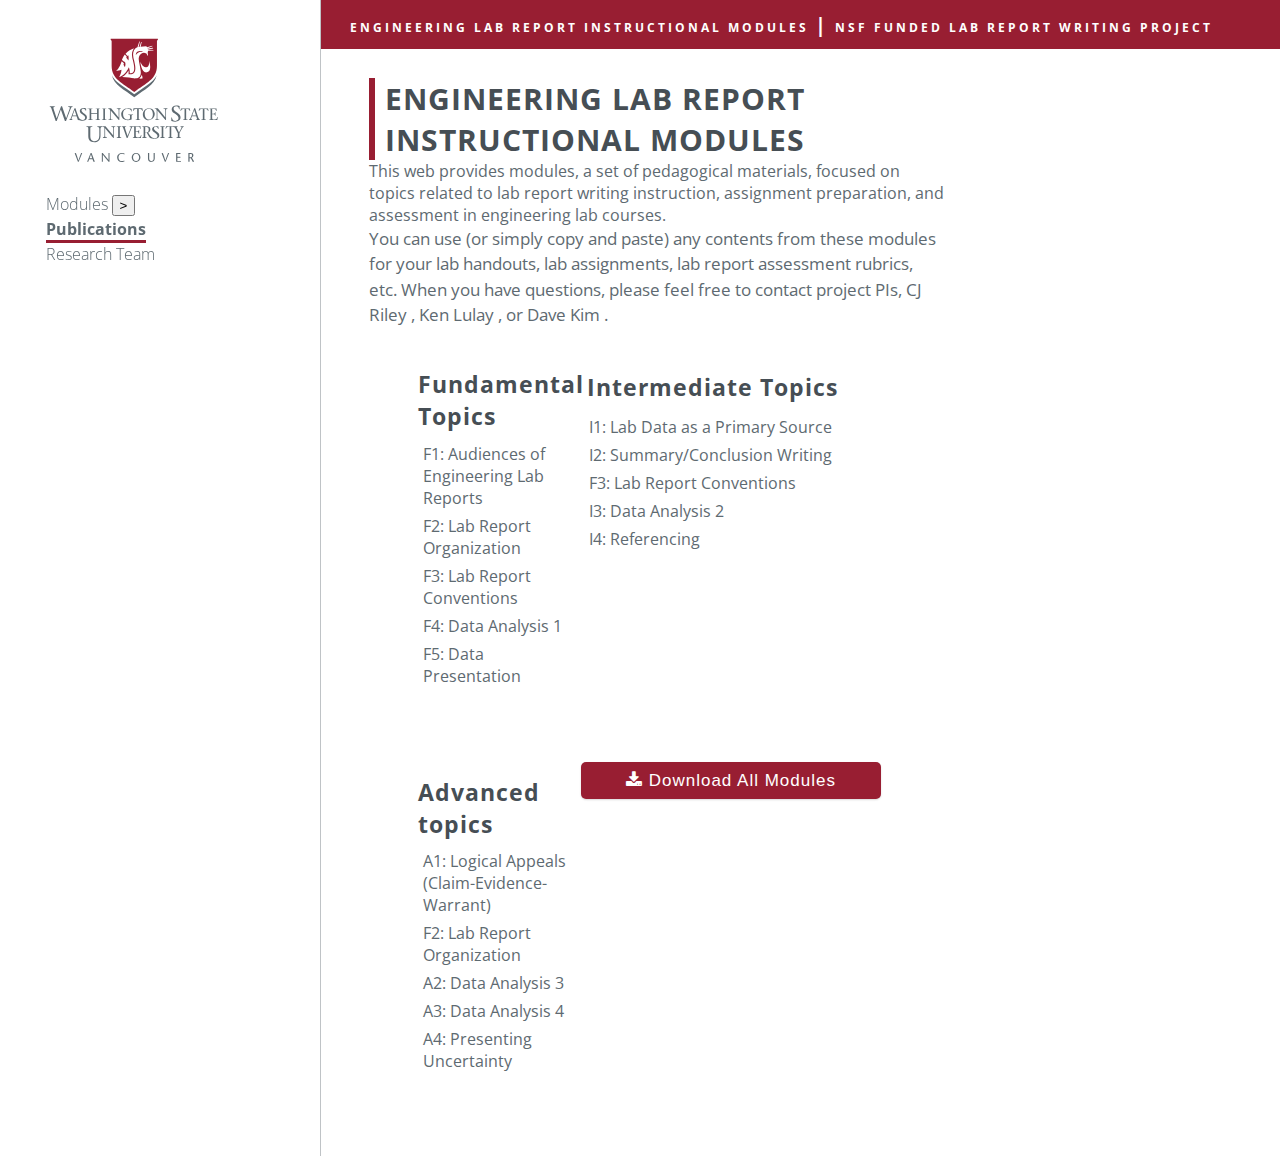
<file: publications.html>
<!DOCTYPE html>
<html>
    <head>
        <meta charset="utf-8">
        <meta http-equiv="X-UA-Compatible" content="IE=edge">
        <title>NSF Project</title>
        <meta name="description" content="">
        <meta name="viewport" content="width=device-width, initial-scale=1">
        <link rel="stylesheet" href="css/styles.css">
        <link rel="preconnect" href="https://fonts.gstatic.com">
        <link href="https://fonts.googleapis.com/css2?family=Open+Sans&display=swap" rel="stylesheet">
        <link rel="stylesheet" href="https://cdnjs.cloudflare.com/ajax/libs/font-awesome/4.7.0/css/font-awesome.min.css">
    </head>
    <body>
        <script src="app.js"></script>
        <header>
            <img class="logo" src="img/wsu-vancouver-signature-vertical.svg" alt="WSUV Logo">
            <div onclick="toggleNav()" id="navButton" class="toggleNav">
                <hr id="topBar" class="">
                <hr id="midBar" class="">
                <hr id="bottomBar">
            </div>
            <ul id="navLinks">
                <li><a href="index.html">Modules</a> <button onClick="toggleModuleList()">></button>  </li>
                <div id="moduleList" class=" dontShow fakeClass antoherFakeClass">
                    <ul>
                        <li><a href="preface.html">Preface</a></li>
                        <li><a href="f1.html">F1: Audiences</a></li>
                    </ul>
                </div>
                <li><span class="current"><a href="publications.html">Publications</a></span></li>
                <li><a href="research.html">Research Team</a></li>
            </ul>
        </header>
        <div id="main">
            <div class="pageHead">
                <p>ENGINEERING LAB REPORT INSTRUCTIONAL MODULES <span class="largeSeprator">|</span>
                    NSF FUNDED LAB REPORT WRITING PROJECT</p>
            </div>

            <div class="opening">
                <h1>ENGINEERING LAB REPORT INSTRUCTIONAL MODULES</h1>
                <div
                <p>This web provides modules, a set of pedagogical materials, focused on topics related to lab report writing instruction, assignment preparation, 
                and assessment in engineering lab courses.  </p>
                <p>You can use  (or simply copy and paste) any contents from these modules for your lab handouts, lab assignments, 
                lab report assessment rubrics, etc.  When you have questions, please feel free to contact project PIs, CJ Riley <Charles.Riley@oit.edu>, Ken Lulay <lulay@up.edu>, 
                    or Dave Kim <kimd@wsu.edu>.</p>
            </div>
    
            <div class="modules">
                <div class="module">
                    <h3>Fundamental Topics</h3>
                    <ul>
                        <li><a href="f1.html">F1: Audiences of Engineering Lab Reports </a>  </li>
                        <li><a>F2: Lab Report Organization </a>  </li>
                        <li><a>  F3: Lab Report Conventions</a> </li>
                        <li><a>F4: Data Analysis 1 </a> </li>
                        <li><a>F5: Data Presentation </a>  </li>
                    </ul>
                </div>
    
                <div class="module">
                    <h3> Intermediate Topics </h3>
                    <ul>
                        <li> <a> I1: Lab Data as a Primary Source</a> </li>
                        <li> <a>I2: Summary/Conclusion Writing</a> </li>
                        <li> <a> F3: Lab Report Conventions </a></li>
                        <li> <a> I3: Data Analysis 2 </a></li>
                        <li> <a> I4: Referencing </a></li>
                    </ul>
                </div>
    
                <div class="module">
                    <h3> Advanced topics </h3>
                    <ul>
                        <li><a> A1: Logical Appeals (Claim-Evidence-Warrant) </a></li>
                        <li> <a> F2: Lab Report Organization </a></li>
                        <li> <a> A2: Data Analysis 3</a> </li>
                        <li> <a> A3: Data Analysis 4 </a></li>
                        <li> <a> A4: Presenting Uncertainty </a></li>
                    </ul>
                </div>

                <div class="download">
                    <form method="get" action="module-files/F-1AUD.pdf">
                        <button><p><i class="fa fa-download"></i> Download All Modules</p></button>
                    </form>
                </div>
            </div>
        </div>
    </body>
    <footer>

    </footer>
</html>
</file>
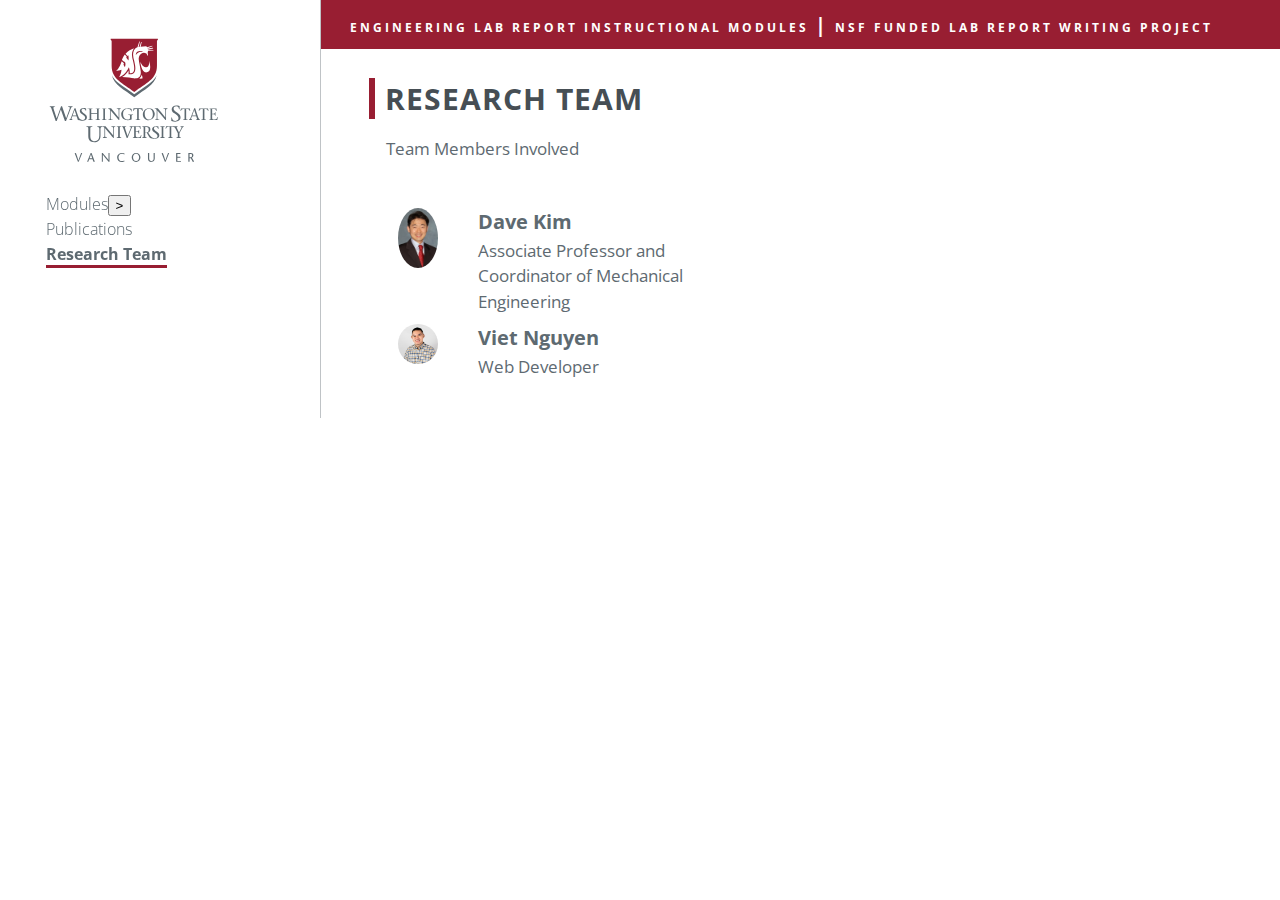
<file: research.html>
<!DOCTYPE html>
<html>
    <head>
        <meta charset="utf-8">
        <meta http-equiv="X-UA-Compatible" content="IE=edge">
        <title>NSF Project</title>
        <meta name="description" content="">
        <meta name="viewport" content="width=device-width, initial-scale=1">
        <link rel="stylesheet" href="css/styles.css">
        <link rel="preconnect" href="https://fonts.gstatic.com">
        <link href="https://fonts.googleapis.com/css2?family=Open+Sans&display=swap" rel="stylesheet">
        <link rel="stylesheet" href="https://cdnjs.cloudflare.com/ajax/libs/font-awesome/4.7.0/css/font-awesome.min.css">
    </head>
    <body>
        <script src="app.js"></script>
        <header>
            <img class=" logo" src="img/wsu-vancouver-signature-vertical.svg" alt="WSUV Logo">
            <div onclick="toggleNav()" id="navButton" class="toggleNav">
                <hr id="topBar" class="">
                <hr id="midBar" class="">
                <hr id="bottomBar">
            </div>
            <ul id="navLinks" >
                <li><a href="index.html">Modules</a><button onClick="toggleModuleList()">></button>  </li>
                <div id="moduleList" class=" dontShow fakeClass antoherFakeClass">
                    <ul>
                        <li><a href="preface.html">Preface</a></li>
                        <li><a href="f1.html">F1: Audiences</a>
                    </ul>
                </div>
                <li><a href="publications.html">Publications</a></li>
                <li><span class="current"><a href="research.html">Research Team</a></span></li>
            </ul>
        </header>
        <div id="main">
            <div class="pageHead">
                <p>ENGINEERING LAB REPORT INSTRUCTIONAL MODULES <span class="largeSeprator">|</span>
                    NSF FUNDED LAB REPORT WRITING PROJECT</p>
            </div>

            <div class="opening">
                <h1>RESEARCH TEAM</h1>
                <div class="openText">
                    <p>Team Members Involved</p>
                </div>
              
            </div>
            <div class="modules">
                <div class="teamMembers">
                    <div class="teamMember">
                        <img src="img/davekim.jpg">
                        <div>
                            <h4><a href="https://directory.vancouver.wsu.edu/people/dave-kim">Dave Kim</a></h4>
                            <p>Associate Professor and Coordinator of Mechanical Engineering </p>
                        </div>  
                    </div>
                        
                    <div class="teamMember">
                        <img src="img/nguyen_50.jpg">
                        <div>
                            <h4><a href="https://vietnguyen.dev/">Viet Nguyen</a></h4>
                            <p>Web Developer </p>
                        </div>  
                    </div>
                </div>
            </div>
        </div>
    </body>
    <footer>

    </footer>
</html>
</file>
<file: css/styles.css>
html, body, div, span, applet, object, iframe, h1, h2, h3, h4, h5, h6, p, blockquote, pre, a, abbr, acronym, address, big, cite, code, del, dfn, em, img, ins, kbd, q, s, samp, small, strike, strong, sub, sup, tt, var, b, u, i, center, dl, dt, dd, ol, ul, li, fieldset, form, label, legend, table, caption, tbody, tfoot, thead, tr, th, td, article, aside, canvas, details, embed, figure, figcaption, footer, header, hgroup, menu, nav, output, ruby, section, summary, time, mark, audio, video {
  margin: 0;
  padding: 0;
  border: 0;
  font-size: 100%;
  font: inherit;
  vertical-align: baseline;
}

html {
  color: #5e6a71;
  font-family: "Open Sans", sans-serif;
  scroll-behavior: smooth;
}

body, .teamMember {
  display: -ms-grid;
  display: grid;
  -ms-grid-columns: 25% 75%;
      grid-template-columns: 25% 75%;
}

.navInnerList {
  padding-left: 20px;
}

h1 {
  border-left: 6px solid #981e32;
  padding-left: 10px;
  font-size: 30px;
  font-weight: bolder;
  letter-spacing: 1px;
  color: #464e54;
}

h3 {
  font-size: 23px;
  letter-spacing: 1px;
  color: #464e54;
  font-weight: bold;
  padding: 2% 2%;
}

h3 span {
  border-bottom: 3px solid #981e32;
}

h4 {
  font-size: 20px;
  font-weight: bold;
}

hr {
  width: 100px;
  border-bottom: 6px solid #981e32;
  margin-left: 0;
}

ul {
  list-style: none;
}

a {
  display: inline-block;
  text-decoration: none;
  color: #5e6a71;
}

a:after {
  display: block;
  border-bottom: 3px solid #981e32;
  content: "";
  -webkit-transform: scaleX(0);
          transform: scaleX(0);
  -webkit-transition: -webkit-transform 250ms ease-in-out;
  transition: -webkit-transform 250ms ease-in-out;
  transition: transform 250ms ease-in-out;
  transition: transform 250ms ease-in-out, -webkit-transform 250ms ease-in-out;
}

a:hover:after {
  -webkit-transform: scaleX(1);
          transform: scaleX(1);
}

p {
  font-size: 17px;
  line-height: 1.5;
}

#main {
  border-left: 1px solid rgba(94, 106, 113, 0.4);
  -ms-grid-column: 2;
  -ms-grid-column-span: 1;
  grid-column: 2/3;
}

.download {
  margin-bottom: 5%;
}

.download button {
  margin-top: 3%;
  border: none;
  background-color: #981e32;
  width: 300px;
  border-radius: 5px;
  padding: 2% 3%;
  -webkit-box-shadow: 0 1px 2px rgba(0, 0, 0, 0.15);
          box-shadow: 0 1px 2px rgba(0, 0, 0, 0.15);
  -webkit-transition: -webkit-box-shadow 0.3s ease-in-out;
  transition: -webkit-box-shadow 0.3s ease-in-out;
  transition: box-shadow 0.3s ease-in-out;
  transition: box-shadow 0.3s ease-in-out, -webkit-box-shadow 0.3s ease-in-out;
}

.download button p {
  text-align: center;
  color: white;
  letter-spacing: 1px;
}

.download button:hover {
  -webkit-box-shadow: 0 5px 15px black;
          box-shadow: 0 5px 15px black;
}

.current {
  font-weight: bold;
  color: #981e32;
  border-bottom: 3px solid #981e32;
}

.largeSeprator {
  font-size: 20px;
}

.dontShow {
  display: none;
}

@media only screen and (max-width: 600px) {
  body, .teamMember {
    display: -ms-grid;
    display: grid;
    -ms-grid-columns: 1fr;
        grid-template-columns: 1fr;
  }
  header {
    -ms-grid-columns: 10% 90%;
        grid-template-columns: 10% 90%;
    background-color: white;
  }
  header ul {
    display: -ms-grid;
    display: grid;
    -ms-grid-columns: 1fr;
        grid-template-columns: 1fr;
  }
  h1 {
    font-size: 25px;
  }
  .logo {
    width: 70%;
    -webkit-box-align: center;
        -ms-flex-align: center;
            align-items: center;
  }
  #main {
    border-left: 1px solid rgba(94, 106, 113, 0.4);
    margin-top: 20%;
    -ms-grid-row: 1;
    -ms-grid-row-span: 1;
    grid-row: 1/2;
  }
  .download {
    margin-bottom: 10%;
    margin-top: 10%;
  }
  .download button {
    margin-top: 3%;
    border: none;
    background-color: #981e32;
    width: 300px;
    border-radius: 5px;
    padding: 4% 6%;
    -webkit-box-shadow: 0 1px 2px rgba(0, 0, 0, 0.15);
            box-shadow: 0 1px 2px rgba(0, 0, 0, 0.15);
    -webkit-transition: -webkit-box-shadow 0.3s ease-in-out;
    transition: -webkit-box-shadow 0.3s ease-in-out;
    transition: box-shadow 0.3s ease-in-out;
    transition: box-shadow 0.3s ease-in-out, -webkit-box-shadow 0.3s ease-in-out;
  }
}

html, body, div, span, applet, object, iframe, h1, h2, h3, h4, h5, h6, p, blockquote, pre, a, abbr, acronym, address, big, cite, code, del, dfn, em, img, ins, kbd, q, s, samp, small, strike, strong, sub, sup, tt, var, b, u, i, center, dl, dt, dd, ol, ul, li, fieldset, form, label, legend, table, caption, tbody, tfoot, thead, tr, th, td, article, aside, canvas, details, embed, figure, figcaption, footer, header, hgroup, menu, nav, output, ruby, section, summary, time, mark, audio, video {
  margin: 0;
  padding: 0;
  border: 0;
  font-size: 100%;
  font: inherit;
  vertical-align: baseline;
}

html {
  color: #5e6a71;
  font-family: "Open Sans", sans-serif;
  scroll-behavior: smooth;
}

body, .teamMember {
  display: -ms-grid;
  display: grid;
  -ms-grid-columns: 25% 75%;
      grid-template-columns: 25% 75%;
}

.navInnerList {
  padding-left: 20px;
}

h1 {
  border-left: 6px solid #981e32;
  padding-left: 10px;
  font-size: 30px;
  font-weight: bolder;
  letter-spacing: 1px;
  color: #464e54;
}

h3 {
  font-size: 23px;
  letter-spacing: 1px;
  color: #464e54;
  font-weight: bold;
  padding: 2% 2%;
}

h3 span {
  border-bottom: 3px solid #981e32;
}

h4 {
  font-size: 20px;
  font-weight: bold;
}

hr {
  width: 100px;
  border-bottom: 6px solid #981e32;
  margin-left: 0;
}

ul {
  list-style: none;
}

a {
  display: inline-block;
  text-decoration: none;
  color: #5e6a71;
}

a:after {
  display: block;
  border-bottom: 3px solid #981e32;
  content: "";
  -webkit-transform: scaleX(0);
          transform: scaleX(0);
  -webkit-transition: -webkit-transform 250ms ease-in-out;
  transition: -webkit-transform 250ms ease-in-out;
  transition: transform 250ms ease-in-out;
  transition: transform 250ms ease-in-out, -webkit-transform 250ms ease-in-out;
}

a:hover:after {
  -webkit-transform: scaleX(1);
          transform: scaleX(1);
}

p {
  font-size: 17px;
  line-height: 1.5;
}

#main {
  border-left: 1px solid rgba(94, 106, 113, 0.4);
  -ms-grid-column: 2;
  -ms-grid-column-span: 1;
  grid-column: 2/3;
}

.download {
  margin-bottom: 5%;
}

.download button {
  margin-top: 3%;
  border: none;
  background-color: #981e32;
  width: 300px;
  border-radius: 5px;
  padding: 2% 3%;
  -webkit-box-shadow: 0 1px 2px rgba(0, 0, 0, 0.15);
          box-shadow: 0 1px 2px rgba(0, 0, 0, 0.15);
  -webkit-transition: -webkit-box-shadow 0.3s ease-in-out;
  transition: -webkit-box-shadow 0.3s ease-in-out;
  transition: box-shadow 0.3s ease-in-out;
  transition: box-shadow 0.3s ease-in-out, -webkit-box-shadow 0.3s ease-in-out;
}

.download button p {
  text-align: center;
  color: white;
  letter-spacing: 1px;
}

.download button:hover {
  -webkit-box-shadow: 0 5px 15px black;
          box-shadow: 0 5px 15px black;
}

.current {
  font-weight: bold;
  color: #981e32;
  border-bottom: 3px solid #981e32;
}

.largeSeprator {
  font-size: 20px;
}

.dontShow {
  display: none;
}

@media only screen and (max-width: 600px) {
  body, .teamMember {
    display: -ms-grid;
    display: grid;
    -ms-grid-columns: 1fr;
        grid-template-columns: 1fr;
  }
  header {
    -ms-grid-columns: 10% 90%;
        grid-template-columns: 10% 90%;
    background-color: white;
  }
  header ul {
    display: -ms-grid;
    display: grid;
    -ms-grid-columns: 1fr;
        grid-template-columns: 1fr;
  }
  h1 {
    font-size: 25px;
  }
  .logo {
    width: 70%;
    -webkit-box-align: center;
        -ms-flex-align: center;
            align-items: center;
  }
  #main {
    border-left: 1px solid rgba(94, 106, 113, 0.4);
    margin-top: 20%;
    -ms-grid-row: 1;
    -ms-grid-row-span: 1;
    grid-row: 1/2;
  }
  .download {
    margin-bottom: 10%;
    margin-top: 10%;
  }
  .download button {
    margin-top: 3%;
    border: none;
    background-color: #981e32;
    width: 300px;
    border-radius: 5px;
    padding: 4% 6%;
    -webkit-box-shadow: 0 1px 2px rgba(0, 0, 0, 0.15);
            box-shadow: 0 1px 2px rgba(0, 0, 0, 0.15);
    -webkit-transition: -webkit-box-shadow 0.3s ease-in-out;
    transition: -webkit-box-shadow 0.3s ease-in-out;
    transition: box-shadow 0.3s ease-in-out;
    transition: box-shadow 0.3s ease-in-out, -webkit-box-shadow 0.3s ease-in-out;
  }
}

.pageHead {
  background-color: #981e32;
  padding: 1% 3%;
}

.pageHead p {
  color: white;
  letter-spacing: 3px;
  font-weight: bold;
  font-size: 12px;
}

html, body, div, span, applet, object, iframe, h1, h2, h3, h4, h5, h6, p, blockquote, pre, a, abbr, acronym, address, big, cite, code, del, dfn, em, img, ins, kbd, q, s, samp, small, strike, strong, sub, sup, tt, var, b, u, i, center, dl, dt, dd, ol, ul, li, fieldset, form, label, legend, table, caption, tbody, tfoot, thead, tr, th, td, article, aside, canvas, details, embed, figure, figcaption, footer, header, hgroup, menu, nav, output, ruby, section, summary, time, mark, audio, video {
  margin: 0;
  padding: 0;
  border: 0;
  font-size: 100%;
  font: inherit;
  vertical-align: baseline;
}

html {
  color: #5e6a71;
  font-family: "Open Sans", sans-serif;
  scroll-behavior: smooth;
}

body, .teamMember {
  display: -ms-grid;
  display: grid;
  -ms-grid-columns: 25% 75%;
      grid-template-columns: 25% 75%;
}

.navInnerList {
  padding-left: 20px;
}

h1 {
  border-left: 6px solid #981e32;
  padding-left: 10px;
  font-size: 30px;
  font-weight: bolder;
  letter-spacing: 1px;
  color: #464e54;
}

h3 {
  font-size: 23px;
  letter-spacing: 1px;
  color: #464e54;
  font-weight: bold;
  padding: 2% 2%;
}

h3 span {
  border-bottom: 3px solid #981e32;
}

h4 {
  font-size: 20px;
  font-weight: bold;
}

hr {
  width: 100px;
  border-bottom: 6px solid #981e32;
  margin-left: 0;
}

ul {
  list-style: none;
}

a {
  display: inline-block;
  text-decoration: none;
  color: #5e6a71;
}

a:after {
  display: block;
  border-bottom: 3px solid #981e32;
  content: "";
  -webkit-transform: scaleX(0);
          transform: scaleX(0);
  -webkit-transition: -webkit-transform 250ms ease-in-out;
  transition: -webkit-transform 250ms ease-in-out;
  transition: transform 250ms ease-in-out;
  transition: transform 250ms ease-in-out, -webkit-transform 250ms ease-in-out;
}

a:hover:after {
  -webkit-transform: scaleX(1);
          transform: scaleX(1);
}

p {
  font-size: 17px;
  line-height: 1.5;
}

#main {
  border-left: 1px solid rgba(94, 106, 113, 0.4);
  -ms-grid-column: 2;
  -ms-grid-column-span: 1;
  grid-column: 2/3;
}

.download {
  margin-bottom: 5%;
}

.download button {
  margin-top: 3%;
  border: none;
  background-color: #981e32;
  width: 300px;
  border-radius: 5px;
  padding: 2% 3%;
  -webkit-box-shadow: 0 1px 2px rgba(0, 0, 0, 0.15);
          box-shadow: 0 1px 2px rgba(0, 0, 0, 0.15);
  -webkit-transition: -webkit-box-shadow 0.3s ease-in-out;
  transition: -webkit-box-shadow 0.3s ease-in-out;
  transition: box-shadow 0.3s ease-in-out;
  transition: box-shadow 0.3s ease-in-out, -webkit-box-shadow 0.3s ease-in-out;
}

.download button p {
  text-align: center;
  color: white;
  letter-spacing: 1px;
}

.download button:hover {
  -webkit-box-shadow: 0 5px 15px black;
          box-shadow: 0 5px 15px black;
}

.current {
  font-weight: bold;
  color: #981e32;
  border-bottom: 3px solid #981e32;
}

.largeSeprator {
  font-size: 20px;
}

.dontShow {
  display: none;
}

@media only screen and (max-width: 600px) {
  body, .teamMember {
    display: -ms-grid;
    display: grid;
    -ms-grid-columns: 1fr;
        grid-template-columns: 1fr;
  }
  header {
    -ms-grid-columns: 10% 90%;
        grid-template-columns: 10% 90%;
    background-color: white;
  }
  header ul {
    display: -ms-grid;
    display: grid;
    -ms-grid-columns: 1fr;
        grid-template-columns: 1fr;
  }
  h1 {
    font-size: 25px;
  }
  .logo {
    width: 70%;
    -webkit-box-align: center;
        -ms-flex-align: center;
            align-items: center;
  }
  #main {
    border-left: 1px solid rgba(94, 106, 113, 0.4);
    margin-top: 20%;
    -ms-grid-row: 1;
    -ms-grid-row-span: 1;
    grid-row: 1/2;
  }
  .download {
    margin-bottom: 10%;
    margin-top: 10%;
  }
  .download button {
    margin-top: 3%;
    border: none;
    background-color: #981e32;
    width: 300px;
    border-radius: 5px;
    padding: 4% 6%;
    -webkit-box-shadow: 0 1px 2px rgba(0, 0, 0, 0.15);
            box-shadow: 0 1px 2px rgba(0, 0, 0, 0.15);
    -webkit-transition: -webkit-box-shadow 0.3s ease-in-out;
    transition: -webkit-box-shadow 0.3s ease-in-out;
    transition: box-shadow 0.3s ease-in-out;
    transition: box-shadow 0.3s ease-in-out, -webkit-box-shadow 0.3s ease-in-out;
  }
}

.opening {
  padding: 3% 35% 0% 5%;
}

.openText {
  padding: 3%;
  display: -ms-grid;
  display: grid;
  -ms-grid-columns: 80% 20%;
      grid-template-columns: 80% 20%;
}

.openText h3 {
  padding-bottom: 15px;
}

.open h3 {
  padding-bottom: 15px;
}

.learningObjective {
  padding-bottom: 25px;
}

.learningObjective p {
  font-weight: bold;
  padding: 2% 3%;
  letter-spacing: .5px;
}

.learningObjective ol {
  padding-top: 5px;
  padding-left: 35px;
}

.learningObjective li {
  padding-bottom: 10px;
}

.teamMember {
  margin-bottom: 3%;
}

.teamMember img {
  width: 50%;
  border-radius: 50%;
  -webkit-box-pack: center;
      -ms-flex-pack: center;
          justify-content: center;
}

@media only screen and (max-width: 600px) {
  .opening {
    padding: 1% 15% 0% 3%;
  }
  .pageHead {
    display: none;
  }
  .openText {
    padding: 3%;
    display: -ms-grid;
    display: grid;
    -ms-grid-columns: 1fr;
        grid-template-columns: 1fr;
  }
  .openText img {
    display: block;
    margin: auto;
  }
  .engineeringImg {
    margin-top: 10%;
  }
}

html, body, div, span, applet, object, iframe, h1, h2, h3, h4, h5, h6, p, blockquote, pre, a, abbr, acronym, address, big, cite, code, del, dfn, em, img, ins, kbd, q, s, samp, small, strike, strong, sub, sup, tt, var, b, u, i, center, dl, dt, dd, ol, ul, li, fieldset, form, label, legend, table, caption, tbody, tfoot, thead, tr, th, td, article, aside, canvas, details, embed, figure, figcaption, footer, header, hgroup, menu, nav, output, ruby, section, summary, time, mark, audio, video {
  margin: 0;
  padding: 0;
  border: 0;
  font-size: 100%;
  font: inherit;
  vertical-align: baseline;
}

html {
  color: #5e6a71;
  font-family: "Open Sans", sans-serif;
  scroll-behavior: smooth;
}

body, .teamMember {
  display: -ms-grid;
  display: grid;
  -ms-grid-columns: 25% 75%;
      grid-template-columns: 25% 75%;
}

.navInnerList {
  padding-left: 20px;
}

h1 {
  border-left: 6px solid #981e32;
  padding-left: 10px;
  font-size: 30px;
  font-weight: bolder;
  letter-spacing: 1px;
  color: #464e54;
}

h3 {
  font-size: 23px;
  letter-spacing: 1px;
  color: #464e54;
  font-weight: bold;
  padding: 2% 2%;
}

h3 span {
  border-bottom: 3px solid #981e32;
}

h4 {
  font-size: 20px;
  font-weight: bold;
}

hr {
  width: 100px;
  border-bottom: 6px solid #981e32;
  margin-left: 0;
}

ul {
  list-style: none;
}

a {
  display: inline-block;
  text-decoration: none;
  color: #5e6a71;
}

a:after {
  display: block;
  border-bottom: 3px solid #981e32;
  content: "";
  -webkit-transform: scaleX(0);
          transform: scaleX(0);
  -webkit-transition: -webkit-transform 250ms ease-in-out;
  transition: -webkit-transform 250ms ease-in-out;
  transition: transform 250ms ease-in-out;
  transition: transform 250ms ease-in-out, -webkit-transform 250ms ease-in-out;
}

a:hover:after {
  -webkit-transform: scaleX(1);
          transform: scaleX(1);
}

p {
  font-size: 17px;
  line-height: 1.5;
}

#main {
  border-left: 1px solid rgba(94, 106, 113, 0.4);
  -ms-grid-column: 2;
  -ms-grid-column-span: 1;
  grid-column: 2/3;
}

.download {
  margin-bottom: 5%;
}

.download button {
  margin-top: 3%;
  border: none;
  background-color: #981e32;
  width: 300px;
  border-radius: 5px;
  padding: 2% 3%;
  -webkit-box-shadow: 0 1px 2px rgba(0, 0, 0, 0.15);
          box-shadow: 0 1px 2px rgba(0, 0, 0, 0.15);
  -webkit-transition: -webkit-box-shadow 0.3s ease-in-out;
  transition: -webkit-box-shadow 0.3s ease-in-out;
  transition: box-shadow 0.3s ease-in-out;
  transition: box-shadow 0.3s ease-in-out, -webkit-box-shadow 0.3s ease-in-out;
}

.download button p {
  text-align: center;
  color: white;
  letter-spacing: 1px;
}

.download button:hover {
  -webkit-box-shadow: 0 5px 15px black;
          box-shadow: 0 5px 15px black;
}

.current {
  font-weight: bold;
  color: #981e32;
  border-bottom: 3px solid #981e32;
}

.largeSeprator {
  font-size: 20px;
}

.dontShow {
  display: none;
}

@media only screen and (max-width: 600px) {
  body, .teamMember {
    display: -ms-grid;
    display: grid;
    -ms-grid-columns: 1fr;
        grid-template-columns: 1fr;
  }
  header {
    -ms-grid-columns: 10% 90%;
        grid-template-columns: 10% 90%;
    background-color: white;
  }
  header ul {
    display: -ms-grid;
    display: grid;
    -ms-grid-columns: 1fr;
        grid-template-columns: 1fr;
  }
  h1 {
    font-size: 25px;
  }
  .logo {
    width: 70%;
    -webkit-box-align: center;
        -ms-flex-align: center;
            align-items: center;
  }
  #main {
    border-left: 1px solid rgba(94, 106, 113, 0.4);
    margin-top: 20%;
    -ms-grid-row: 1;
    -ms-grid-row-span: 1;
    grid-row: 1/2;
  }
  .download {
    margin-bottom: 10%;
    margin-top: 10%;
  }
  .download button {
    margin-top: 3%;
    border: none;
    background-color: #981e32;
    width: 300px;
    border-radius: 5px;
    padding: 4% 6%;
    -webkit-box-shadow: 0 1px 2px rgba(0, 0, 0, 0.15);
            box-shadow: 0 1px 2px rgba(0, 0, 0, 0.15);
    -webkit-transition: -webkit-box-shadow 0.3s ease-in-out;
    transition: -webkit-box-shadow 0.3s ease-in-out;
    transition: box-shadow 0.3s ease-in-out;
    transition: box-shadow 0.3s ease-in-out, -webkit-box-shadow 0.3s ease-in-out;
  }
}

.modules {
  padding: 3% 25% 3% 8%;
  display: -ms-grid;
  display: grid;
  -ms-grid-columns: 1fr 1fr;
      grid-template-columns: 1fr 1fr;
}

.module {
  margin-top: 20px;
  margin-bottom: 60px;
}

.module ul {
  margin-top: 7px;
  margin-left: 8px;
}

.module ul li {
  padding-bottom: 3px;
}

.questions {
  padding: 3% 20% 3% 8%;
}

.question {
  padding-top: 3%;
}

.prefaceIntro p {
  padding-bottom: 2%;
}

.prefaceIntro ol {
  padding-left: 5%;
}

.prefaceIntro span {
  font-weight: bold;
}

.defHeight {
  height: 70px;
}

table {
  margin-top: 15%;
  display: table;
  width: 100%;
}

.col {
  display: table-cell;
  padding: 16px;
}

th {
  background-color: #981e32;
  color: white;
}

th, td {
  padding: 20px;
  border-left: 1px solid rgba(94, 106, 113, 0.1);
  border-bottom: 1px solid rgba(94, 106, 113, 0.1);
}

.question p {
  padding: 2% 4%;
}

@media only screen and (max-width: 600px) {
  .modules {
    padding: 3% 15% 3% 8%;
    -ms-grid-columns: 1fr;
        grid-template-columns: 1fr;
  }
  .questions {
    padding: 3% 10% 3% 8%;
  }
}

html, body, div, span, applet, object, iframe, h1, h2, h3, h4, h5, h6, p, blockquote, pre, a, abbr, acronym, address, big, cite, code, del, dfn, em, img, ins, kbd, q, s, samp, small, strike, strong, sub, sup, tt, var, b, u, i, center, dl, dt, dd, ol, ul, li, fieldset, form, label, legend, table, caption, tbody, tfoot, thead, tr, th, td, article, aside, canvas, details, embed, figure, figcaption, footer, header, hgroup, menu, nav, output, ruby, section, summary, time, mark, audio, video {
  margin: 0;
  padding: 0;
  border: 0;
  font-size: 100%;
  font: inherit;
  vertical-align: baseline;
}

html {
  color: #5e6a71;
  font-family: "Open Sans", sans-serif;
  scroll-behavior: smooth;
}

body, .teamMember {
  display: -ms-grid;
  display: grid;
  -ms-grid-columns: 25% 75%;
      grid-template-columns: 25% 75%;
}

.navInnerList {
  padding-left: 20px;
}

h1 {
  border-left: 6px solid #981e32;
  padding-left: 10px;
  font-size: 30px;
  font-weight: bolder;
  letter-spacing: 1px;
  color: #464e54;
}

h3 {
  font-size: 23px;
  letter-spacing: 1px;
  color: #464e54;
  font-weight: bold;
  padding: 2% 2%;
}

h3 span {
  border-bottom: 3px solid #981e32;
}

h4 {
  font-size: 20px;
  font-weight: bold;
}

hr {
  width: 100px;
  border-bottom: 6px solid #981e32;
  margin-left: 0;
}

ul {
  list-style: none;
}

a {
  display: inline-block;
  text-decoration: none;
  color: #5e6a71;
}

a:after {
  display: block;
  border-bottom: 3px solid #981e32;
  content: "";
  -webkit-transform: scaleX(0);
          transform: scaleX(0);
  -webkit-transition: -webkit-transform 250ms ease-in-out;
  transition: -webkit-transform 250ms ease-in-out;
  transition: transform 250ms ease-in-out;
  transition: transform 250ms ease-in-out, -webkit-transform 250ms ease-in-out;
}

a:hover:after {
  -webkit-transform: scaleX(1);
          transform: scaleX(1);
}

p {
  font-size: 17px;
  line-height: 1.5;
}

#main {
  border-left: 1px solid rgba(94, 106, 113, 0.4);
  -ms-grid-column: 2;
  -ms-grid-column-span: 1;
  grid-column: 2/3;
}

.download {
  margin-bottom: 5%;
}

.download button {
  margin-top: 3%;
  border: none;
  background-color: #981e32;
  width: 300px;
  border-radius: 5px;
  padding: 2% 3%;
  -webkit-box-shadow: 0 1px 2px rgba(0, 0, 0, 0.15);
          box-shadow: 0 1px 2px rgba(0, 0, 0, 0.15);
  -webkit-transition: -webkit-box-shadow 0.3s ease-in-out;
  transition: -webkit-box-shadow 0.3s ease-in-out;
  transition: box-shadow 0.3s ease-in-out;
  transition: box-shadow 0.3s ease-in-out, -webkit-box-shadow 0.3s ease-in-out;
}

.download button p {
  text-align: center;
  color: white;
  letter-spacing: 1px;
}

.download button:hover {
  -webkit-box-shadow: 0 5px 15px black;
          box-shadow: 0 5px 15px black;
}

.current {
  font-weight: bold;
  color: #981e32;
  border-bottom: 3px solid #981e32;
}

.largeSeprator {
  font-size: 20px;
}

.dontShow {
  display: none;
}

@media only screen and (max-width: 600px) {
  body, .teamMember {
    display: -ms-grid;
    display: grid;
    -ms-grid-columns: 1fr;
        grid-template-columns: 1fr;
  }
  header {
    -ms-grid-columns: 10% 90%;
        grid-template-columns: 10% 90%;
    background-color: white;
  }
  header ul {
    display: -ms-grid;
    display: grid;
    -ms-grid-columns: 1fr;
        grid-template-columns: 1fr;
  }
  h1 {
    font-size: 25px;
  }
  .logo {
    width: 70%;
    -webkit-box-align: center;
        -ms-flex-align: center;
            align-items: center;
  }
  #main {
    border-left: 1px solid rgba(94, 106, 113, 0.4);
    margin-top: 20%;
    -ms-grid-row: 1;
    -ms-grid-row-span: 1;
    grid-row: 1/2;
  }
  .download {
    margin-bottom: 10%;
    margin-top: 10%;
  }
  .download button {
    margin-top: 3%;
    border: none;
    background-color: #981e32;
    width: 300px;
    border-radius: 5px;
    padding: 4% 6%;
    -webkit-box-shadow: 0 1px 2px rgba(0, 0, 0, 0.15);
            box-shadow: 0 1px 2px rgba(0, 0, 0, 0.15);
    -webkit-transition: -webkit-box-shadow 0.3s ease-in-out;
    transition: -webkit-box-shadow 0.3s ease-in-out;
    transition: box-shadow 0.3s ease-in-out;
    transition: box-shadow 0.3s ease-in-out, -webkit-box-shadow 0.3s ease-in-out;
  }
}

.glossary {
  padding: 8% 5% 3% 5%;
}

.vocabHead {
  font-size: 20px;
  font-weight: bold;
  border-bottom: 2px solid #981e32;
}

.glossary ul li {
  padding-left: 2%;
  display: -ms-grid;
  display: grid;
  -ms-grid-columns: 15% 85%;
      grid-template-columns: 15% 85%;
  margin-bottom: 3%;
}

.glossary ul li p {
  width: 80%;
}

@media only screen and (max-width: 600px) {
  .glossary ul li {
    padding-left: 2%;
    display: -ms-grid;
    display: grid;
    -ms-grid-columns: 1fr;
        grid-template-columns: 1fr;
  }
}

html, body, div, span, applet, object, iframe, h1, h2, h3, h4, h5, h6, p, blockquote, pre, a, abbr, acronym, address, big, cite, code, del, dfn, em, img, ins, kbd, q, s, samp, small, strike, strong, sub, sup, tt, var, b, u, i, center, dl, dt, dd, ol, ul, li, fieldset, form, label, legend, table, caption, tbody, tfoot, thead, tr, th, td, article, aside, canvas, details, embed, figure, figcaption, footer, header, hgroup, menu, nav, output, ruby, section, summary, time, mark, audio, video {
  margin: 0;
  padding: 0;
  border: 0;
  font-size: 100%;
  font: inherit;
  vertical-align: baseline;
}

html {
  color: #5e6a71;
  font-family: "Open Sans", sans-serif;
  scroll-behavior: smooth;
}

body, .teamMember {
  display: -ms-grid;
  display: grid;
  -ms-grid-columns: 25% 75%;
      grid-template-columns: 25% 75%;
}

.navInnerList {
  padding-left: 20px;
}

h1 {
  border-left: 6px solid #981e32;
  padding-left: 10px;
  font-size: 30px;
  font-weight: bolder;
  letter-spacing: 1px;
  color: #464e54;
}

h3 {
  font-size: 23px;
  letter-spacing: 1px;
  color: #464e54;
  font-weight: bold;
  padding: 2% 2%;
}

h3 span {
  border-bottom: 3px solid #981e32;
}

h4 {
  font-size: 20px;
  font-weight: bold;
}

hr {
  width: 100px;
  border-bottom: 6px solid #981e32;
  margin-left: 0;
}

ul {
  list-style: none;
}

a {
  display: inline-block;
  text-decoration: none;
  color: #5e6a71;
}

a:after {
  display: block;
  border-bottom: 3px solid #981e32;
  content: "";
  -webkit-transform: scaleX(0);
          transform: scaleX(0);
  -webkit-transition: -webkit-transform 250ms ease-in-out;
  transition: -webkit-transform 250ms ease-in-out;
  transition: transform 250ms ease-in-out;
  transition: transform 250ms ease-in-out, -webkit-transform 250ms ease-in-out;
}

a:hover:after {
  -webkit-transform: scaleX(1);
          transform: scaleX(1);
}

p {
  font-size: 17px;
  line-height: 1.5;
}

#main {
  border-left: 1px solid rgba(94, 106, 113, 0.4);
  -ms-grid-column: 2;
  -ms-grid-column-span: 1;
  grid-column: 2/3;
}

.download {
  margin-bottom: 5%;
}

.download button {
  margin-top: 3%;
  border: none;
  background-color: #981e32;
  width: 300px;
  border-radius: 5px;
  padding: 2% 3%;
  -webkit-box-shadow: 0 1px 2px rgba(0, 0, 0, 0.15);
          box-shadow: 0 1px 2px rgba(0, 0, 0, 0.15);
  -webkit-transition: -webkit-box-shadow 0.3s ease-in-out;
  transition: -webkit-box-shadow 0.3s ease-in-out;
  transition: box-shadow 0.3s ease-in-out;
  transition: box-shadow 0.3s ease-in-out, -webkit-box-shadow 0.3s ease-in-out;
}

.download button p {
  text-align: center;
  color: white;
  letter-spacing: 1px;
}

.download button:hover {
  -webkit-box-shadow: 0 5px 15px black;
          box-shadow: 0 5px 15px black;
}

.current {
  font-weight: bold;
  color: #981e32;
  border-bottom: 3px solid #981e32;
}

.largeSeprator {
  font-size: 20px;
}

.dontShow {
  display: none;
}

@media only screen and (max-width: 600px) {
  body, .teamMember {
    display: -ms-grid;
    display: grid;
    -ms-grid-columns: 1fr;
        grid-template-columns: 1fr;
  }
  header {
    -ms-grid-columns: 10% 90%;
        grid-template-columns: 10% 90%;
    background-color: white;
  }
  header ul {
    display: -ms-grid;
    display: grid;
    -ms-grid-columns: 1fr;
        grid-template-columns: 1fr;
  }
  h1 {
    font-size: 25px;
  }
  .logo {
    width: 70%;
    -webkit-box-align: center;
        -ms-flex-align: center;
            align-items: center;
  }
  #main {
    border-left: 1px solid rgba(94, 106, 113, 0.4);
    margin-top: 20%;
    -ms-grid-row: 1;
    -ms-grid-row-span: 1;
    grid-row: 1/2;
  }
  .download {
    margin-bottom: 10%;
    margin-top: 10%;
  }
  .download button {
    margin-top: 3%;
    border: none;
    background-color: #981e32;
    width: 300px;
    border-radius: 5px;
    padding: 4% 6%;
    -webkit-box-shadow: 0 1px 2px rgba(0, 0, 0, 0.15);
            box-shadow: 0 1px 2px rgba(0, 0, 0, 0.15);
    -webkit-transition: -webkit-box-shadow 0.3s ease-in-out;
    transition: -webkit-box-shadow 0.3s ease-in-out;
    transition: box-shadow 0.3s ease-in-out;
    transition: box-shadow 0.3s ease-in-out, -webkit-box-shadow 0.3s ease-in-out;
  }
}

header {
  position: fixed;
  display: -ms-grid;
  display: grid;
  -ms-grid-columns: 1fr;
      grid-template-columns: 1fr;
  padding: 1% 2%;
}

.logo {
  -webkit-box-pack: center;
      -ms-flex-pack: center;
          justify-content: center;
}

.toggleNav {
  display: none;
}

header ul {
  margin-left: 20px;
}

header li {
  font-weight: lighter;
}

.topBarTransform {
  -webkit-transform: translateY(10px) rotate(45deg);
          transform: translateY(10px) rotate(45deg);
}

.midBarTransform {
  -webkit-transform: rotate(-45deg);
          transform: rotate(-45deg);
}

@media only screen and (max-width: 600px) {
  header {
    -ms-grid-columns: 1fr 1fr;
        grid-template-columns: 1fr 1fr;
    background-color: rgba(255, 255, 255, 0.9);
    width: 100%;
  }
  #navLinks {
    display: -ms-grid;
    display: grid;
    -ms-grid-columns: 1fr;
        grid-template-columns: 1fr;
    -ms-grid-column: 2;
    -ms-grid-column-span: 1;
    grid-column: 2/3;
  }
  .logo {
    width: 30%;
    -webkit-box-align: center;
        -ms-flex-align: center;
            align-items: center;
  }
  .toggleNav {
    margin-left: 60%;
    display: block;
  }
  #navLinks {
    display: none;
  }
  header hr {
    display: block;
    width: 40px;
    border-bottom: 2px solid #981e32;
  }
}
/*# sourceMappingURL=styles.css.map */
</file>
